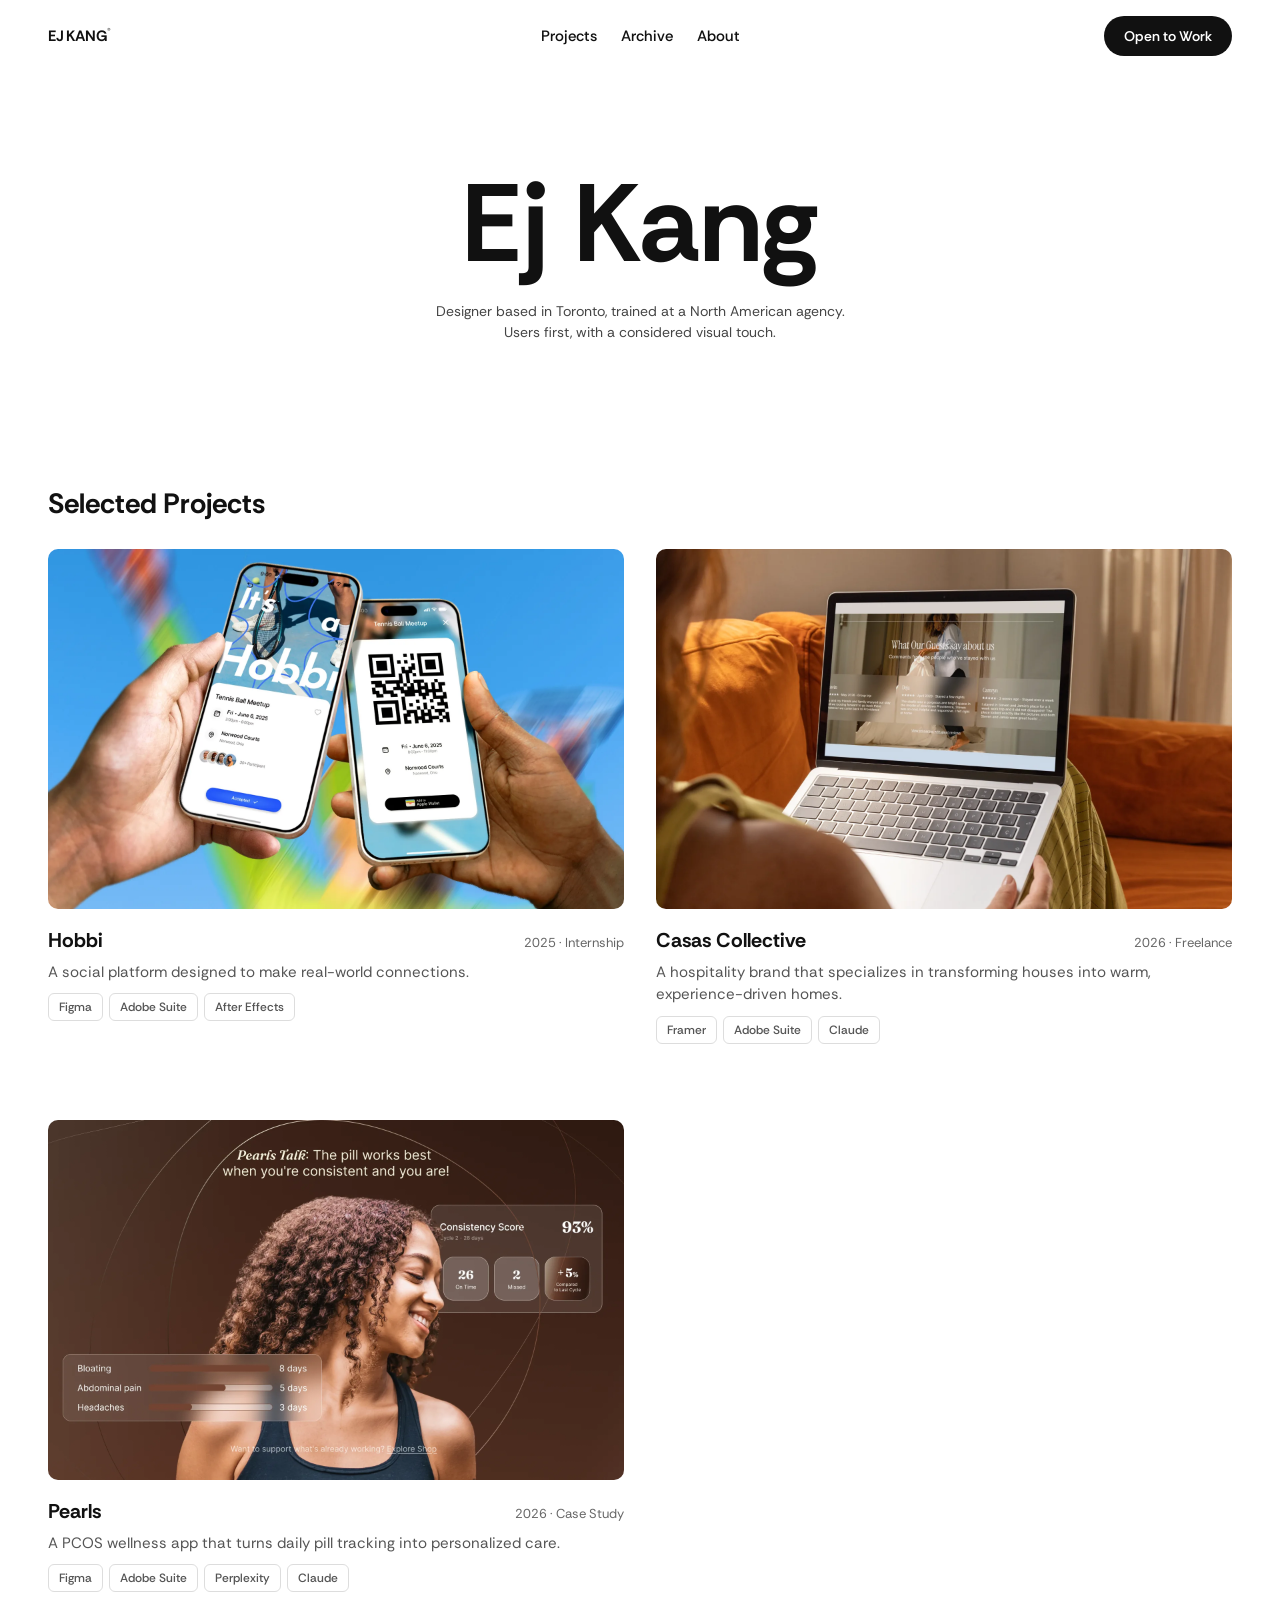
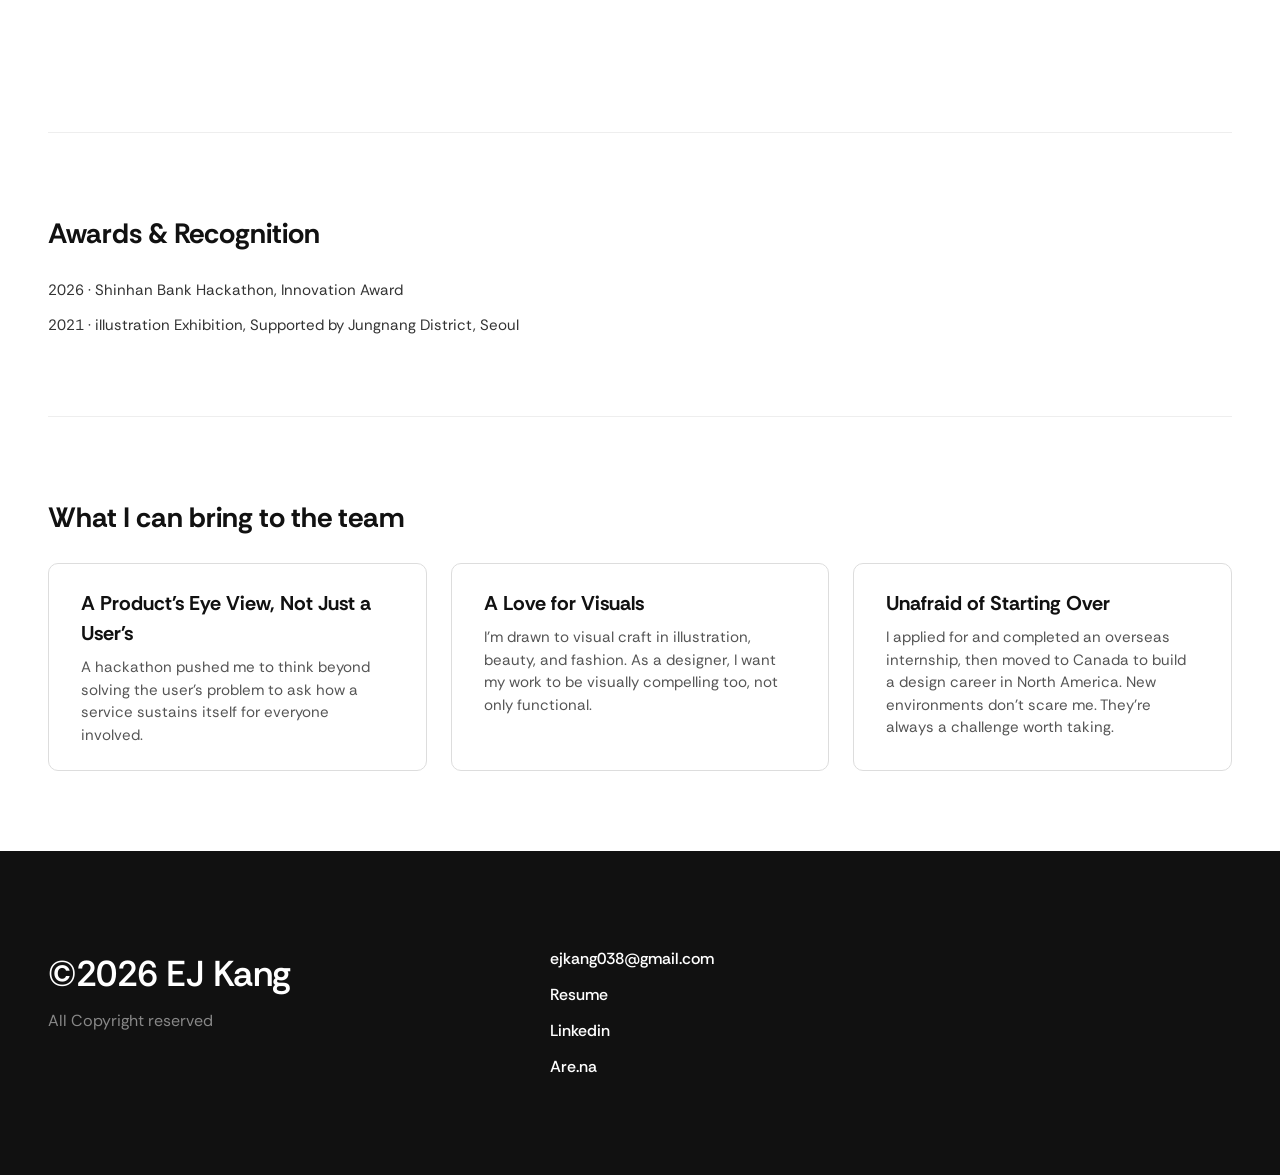
<file: index.html>
<!DOCTYPE html>
<html lang="en">
<head>
<script>document.documentElement.classList.add('js')</script>
<!-- Umami -->
<script defer src="https://cloud.umami.is/script.js" data-website-id="9243c5bb-2964-4103-bc8a-e9dfcaadfc21"></script>
<link rel="icon" href="favicon.ico" sizes="any">
<link rel="icon" type="image/png" sizes="32x32" href="assets/icons/favicon-32.png">
<link rel="icon" type="image/png" sizes="16x16" href="assets/icons/favicon-16.png">
<link rel="apple-touch-icon" sizes="180x180" href="assets/icons/favicon-180.png">
<meta charset="UTF-8">
<meta name="viewport" content="width=device-width, initial-scale=1.0">
<title>EJ Kang | Portfolio</title>
<meta name="description" content="EJ Kang is a UX/UI designer based in Toronto. Agency-trained in North America, she designs with users at the center and a considered visual touch.">
<meta property="og:type" content="website">
<meta property="og:site_name" content="EJ Kang">
<meta property="og:title" content="EJ Kang | Portfolio">
<meta property="og:description" content="EJ Kang is a UX/UI designer based in Toronto. Agency-trained in North America, she designs with users at the center and a considered visual touch.">
<meta property="og:url" content="https://ej-kang.com/">
<meta property="og:image" content="https://ej-kang.com/assets/og/og-home.jpg">
<meta property="og:image:width" content="1200">
<meta property="og:image:height" content="630">
<meta name="twitter:card" content="summary_large_image">
<link rel="preload" href="assets/fonts/rethink-sans-latin-var.woff2" as="font" type="font/woff2" crossorigin>
<link rel="stylesheet" href="css/site.css?v=20261020g">
<style>
  /* HERO */
  .hero {
    padding: 100px 0 60px;
  }
  .hero-row {
    display: flex;
    flex-direction: column;
    align-items: center;
    text-align: center;
    gap: 24px;
  }
  .hero h1 {
    font-size: clamp(56px, 11vw, 110px);
    font-weight: 700;
    letter-spacing: 0;
    line-height: 0.95;
  }
  .hero-tagline {
    max-width: 480px;
    font-size: 14px;
    color: #444;
  }
  .br-mobile { display: none; }

  /* HERO: click the name to spin it once in 3D */
  .hero-name { display: inline-block; perspective: 900px; cursor: pointer; -webkit-tap-highlight-color: transparent; border-radius: 12px; }
  .hero-name:focus-visible { outline: 2px solid #111; outline-offset: 8px; }
  .hero-name-inner { display: inline-block; transform-style: preserve-3d; }
  .hero-name.spin .hero-name-inner { animation: heroSpin 1s cubic-bezier(0.65, 0, 0.35, 1); }
  @keyframes heroSpin { from { transform: rotateY(0deg); } to { transform: rotateY(360deg); } }
  @media (prefers-reduced-motion: reduce) {
    .hero-name.spin .hero-name-inner { animation: none; }
  }

  /* PROJECTS */
  .section-label {
    font-size: 28px;
    font-weight: 700;
    margin: 80px 0 24px;
  }
  .section-header {
    display: flex;
    justify-content: space-between;
    align-items: center;
    margin: 80px 0 24px;
  }
  .section-header .section-label {
    margin: 0;
  }
  .projects-grid {
    display: grid;
    grid-template-columns: 1fr 1fr;
    column-gap: 32px;
    row-gap: 16px;
  }
  .project {
    margin-bottom: 60px;
  }
  .project-img {
    width: 100%;
    aspect-ratio: 16 / 10;
    border-radius: 10px;
    background: #eee;
    display: flex;
    align-items: center;
    justify-content: center;
    color: #999;
    font-size: 14px;
    overflow: hidden;
  }
  .project-img img { width: 100%; height: 100%; object-fit: cover; }
  .img-wrap { position: relative; }
  .img-overlay {
    position: absolute;
    inset: 0;
    background: rgba(0, 0, 0, 0.45);
    border-radius: 10px;
    display: flex;
    align-items: center;
    justify-content: center;
    color: #fff;
    font-size: 18px;
    font-weight: 600;
    letter-spacing: 0.5px;
    opacity: 0;
    transition: opacity 0.25s ease;
  }
  .img-wrap:hover .img-overlay { opacity: 1; }
  .ribbon {
    position: absolute;
    top: 16px;
    right: 16px;
    background: rgba(255, 255, 255, 0.4);
    backdrop-filter: blur(10px);
    -webkit-backdrop-filter: blur(10px);
    border: 1px solid rgba(255, 255, 255, 0.5);
    color: #fff;
    font-size: 13px;
    font-weight: 700;
    padding: 8px 16px;
    border-radius: 100px;
  }
  .project-tools {
    display: flex;
    gap: 6px;
    flex-wrap: wrap;
    margin-top: 10px;
  }
  .tool {
    font-size: 12px;
    font-weight: 500;
    padding: 4px 10px;
    border-radius: 6px;
    border: 1px solid #ddd;
    color: #555;
  }
  .project-meta {
    font-size: 13px;
    color: #666;
    white-space: nowrap;
  }
  .title-row {
    display: flex;
    justify-content: space-between;
    align-items: baseline;
    gap: 16px;
    margin-top: 16px;
  }
  .project-title {
    font-size: 20px;
    font-weight: 700;
  }
  .project-desc {
    font-size: 15px;
    color: #555;
    margin-top: 6px;
    max-width: 560px;
  }
  /* section dividers, same as the About page */
  #awards, #bring { border-top: 1px solid #eee; margin-top: 80px; }
  #awards > .section-label, #bring > .section-label { margin-top: 80px; }
  .award-list {
    display: flex;
    flex-direction: column;
    gap: 12px;
  }
  .award-item {
    font-size: 15px;
    color: #333;
  }

  /* WHAT I CAN BRING */
  .bring-scroll {
    display: flex;
    gap: 24px;
    overflow-x: auto;
    overflow-y: hidden; /* clip the reveal slide instead of flashing a vertical scrollbar */
  }
  .bring-item {
    border: 1px solid #ddd;
    border-radius: 10px;
    padding: 24px 32px;
    flex: 1 1 0;
    min-width: 280px;
    transition: border-color 0.2s ease, background 0.2s ease;
  }
  .bring-item:hover {
    border-color: #111;
    background: rgba(0, 0, 0, 0.1);
  }
  .bring-title {
    font-size: 20px;
    font-weight: 700;
    margin-bottom: 8px;
  }
  .bring-desc {
    font-size: 15px;
    color: #555;
    max-width: 640px;
  }

  /* CONTACT */
  .bottom-sheet {
    background: #111;
    color: #fff;
    margin-top: 80px;
  }

  /* Carry shake interaction */
  @keyframes carry-shake {
    0% { transform: translateX(0); }
    15% { transform: translateX(-6px); }
    30% { transform: translateX(6px); }
    45% { transform: translateX(-5px); }
    60% { transform: translateX(5px); }
    75% { transform: translateX(-3px); }
    90% { transform: translateX(3px); }
    100% { transform: translateX(0); }
  }
  #carry-shake.shaking { animation: carry-shake 0.55s cubic-bezier(0.36, 0.07, 0.19, 0.97) both; }
  @media (prefers-reduced-motion: reduce) {
    #carry-shake.shaking { animation: none; }
  }

  /* Project card hover lift + image zoom */
  .project { transition: transform 0.3s ease; }
  .project:has(.img-wrap:hover) { transform: translateY(-6px); }
  .project .img-wrap { cursor: pointer; }
  .project .project-img img { transition: transform 0.4s ease; }
  .project .img-wrap:hover .project-img img { transform: scale(1.06); }
  @media (max-width: 640px) {
    .hero-tagline { max-width: 100%; }
    .br-mobile { display: inline; }
    .projects-grid { grid-template-columns: 1fr; row-gap: 24px; }
    .section-header { flex-direction: column; align-items: flex-start; gap: 12px; margin: 60px 0 16px; }
    .section-label { font-size: 22px; margin: 60px 0 16px; }
    .award-item { font-size: 13px; }
    #awards, #bring { margin-top: 60px; }
    #awards > .section-label, #bring > .section-label { margin-top: 60px; }
    .bring-item { flex: 0 0 280px; padding: 20px 24px; }
    .bring-title { font-size: 17px; }
    .bring-desc { font-size: 13px; }
  }
</style>
</head>
<body>

<div class="wrap wrap--wide">
  <nav>
    <div class="nav-left">
      <span class="logo">EJ KANG<sup>®</sup></span>
    </div>
    <div class="navlinks">
        <a href="#projects">Projects</a>
        <a href="archive.html">Archive</a>
        <a href="about.html">About</a>
      </div>
    <div class="nav-right">
      <a href="#contact" class="nav-cta"><span class="nav-cta-roll"><span class="cta-stack"><span>Open to Work</span><span>Open to Work</span></span></span></a>
      <button type="button" class="nav-plus-mobile" id="navMobileToggle" aria-expanded="false" aria-label="Open menu" onclick="toggleMobileNav()">+</button>
    </div>
    <div class="nav-mobile-menu" id="navMobileMenu">
      <a href="#projects">Projects</a>
      <a href="archive.html">Archive</a>
      <a href="about.html">About</a>
    </div>
  </nav>
  <main>

  <section class="hero">
    <div class="hero-row">
      <h1 class="entry" style="--d:0.05s;"><span class="hero-name" role="button" tabindex="0" aria-label="Ej Kang. Spin"><span class="hero-name-inner">Ej Kang</span></span></h1>
      <p class="hero-tagline entry" style="--d:0.15s;">
        Designer based in Toronto,<br class="br-mobile"> trained at a North&nbsp;American&nbsp;agency.<br>Users first, with a considered visual touch.
      </p>
    </div>
  </section>

  <section id="projects">
    <div class="section-header">
      <h2 class="section-label">Selected Projects</h2>
    </div>

    <div class="projects-grid" id="grid-product">
    <div class="project reveal">
      <a href="hobbi.html" class="img-wrap" style="text-decoration:none;color:inherit;display:block;" data-umami-event="project-click" data-umami-event-project="Hobbi">
        <div class="project-img"><img fetchpriority="high" decoding="async" width="1920" height="1080" src="assets/hobbi/hobbi-hero.webp" alt="Hobbi: two phones showing a tennis meetup event and QR ticket"></div>
        <div class="img-overlay">UI · BX</div>
      </a>
      <div class="title-row">
        <div class="project-title">Hobbi</div>
        <div class="project-meta">2025 · Internship</div>
      </div>
      <div class="project-desc">A social platform designed to make real-world connections.</div>
      <div class="project-tools">
        <span class="tool">Figma</span>
        <span class="tool">Adobe Suite</span>
        <span class="tool">After Effects</span>
      </div>
    </div>

    <div class="project reveal">
      <a href="casas-collective.html" class="img-wrap" style="text-decoration:none;color:inherit;display:block;" data-umami-event="project-click" data-umami-event-project="Casas Collective">
        <div class="project-img"><img loading="lazy" decoding="async" width="1920" height="1080" src="assets/casas/casas-thumb.webp" alt="Casas Collective" style="width:100%;height:100%;object-fit:cover;display:block;"></div>
        <div class="img-overlay">Web · UXUI · BX</div>
      </a>
      <div class="title-row">
        <div class="project-title">Casas Collective</div>
        <div class="project-meta">2026 · Freelance</div>
      </div>
      <div class="project-desc">A hospitality brand that specializes in transforming houses into warm, experience-driven homes.</div>
      <div class="project-tools">
        <span class="tool">Framer</span>
        <span class="tool">Adobe Suite</span>
        <span class="tool">Claude</span>
      </div>
    </div>

    <div class="project reveal">
      <a href="pearls.html" class="img-wrap" style="text-decoration:none;color:inherit;display:block;" data-umami-event="project-click" data-umami-event-project="Pearls">
        <div class="project-img"><img loading="lazy" decoding="async" width="1920" height="1080" src="assets/pearls/pearls-thumb.webp" alt="Pearls: wordmark on a deep brown background"></div>
        <div class="img-overlay">Product · UXUI</div>
      </a>
      <div class="title-row">
        <div class="project-title">Pearls</div>
        <div class="project-meta">2026 · Case Study</div>
      </div>
      <div class="project-desc">A PCOS wellness app that turns daily pill tracking into personalized care.</div>
      <div class="project-tools">
        <span class="tool">Figma</span>
        <span class="tool">Adobe Suite</span>
        <span class="tool">Perplexity</span>
        <span class="tool">Claude</span>
      </div>
    </div>

    <!-- Hidden for now: Downtime, Carry (remove this comment to restore)
    <div class="project reveal">
      <a href="downtime.html" class="img-wrap" style="text-decoration:none;color:inherit;display:block;" data-umami-event="project-click" data-umami-event-project="Downtime">
        <div class="project-img"><img loading="lazy" decoding="async" width="1920" height="1080" src="assets/downtime/downtime-thumb.webp" alt="Downtime" style="width:100%;height:100%;object-fit:cover;display:block;"></div>
        <div class="img-overlay">UX · UI</div>
      </a>
      <div class="title-row">
        <div class="project-title">Downtime</div>
        <div class="project-meta">2025 · Case Study</div>
      </div>
      <div class="project-desc">A concept Apple service that fills your downtime in the repair shop.</div>
      <div class="project-tools">
        <span class="tool">Figma</span>
        <span class="tool">ChatGPT</span>
        <span class="tool">Midjourney</span>
      </div>
    </div>

    <div class="project reveal">
      <div class="img-wrap" id="carry-shake" style="cursor:pointer;">
        <div class="project-img"><img loading="lazy" decoding="async" width="1920" height="1080" src="assets/carry/carry-thumb.webp" alt="Carry" style="width:100%;height:100%;object-fit:cover;display:block;"></div>
        <div class="img-overlay">Product · BX</div>
        <div class="ribbon">AI ✦</div>
      </div>
      <div class="title-row">
        <div class="project-title">Carry</div>
        <div class="project-meta">2026 · Group Project</div>
      </div>
      <div class="project-desc">A Google plugin that helps people connect different AI tools.</div>
      <div class="project-tools">
        <span class="tool">Figma</span>
        <span class="tool">Claude</span>
        <span class="tool">MCP</span>
      </div>
    </div>
    -->
    </div>
  </section>

  <section id="awards">
    <h2 class="section-label reveal">Awards & Recognition</h2>
    <div class="award-list">
      <div class="award-item reveal">2026 · Shinhan Bank Hackathon, Innovation Award</div>
      <div class="award-item reveal">2021 · illustration Exhibition, Supported by Jungnang District, Seoul</div>
    </div>
  </section>

  <section id="bring">
    <h2 class="section-label reveal">What I can bring to the team</h2>

    <div class="bring-scroll">
    <div class="bring-item reveal">
      <div class="bring-title">A Product's Eye View, Not Just a User's</div>
      <p class="bring-desc">A hackathon pushed me to think beyond solving the user's problem to ask how a service sustains itself for everyone involved.</p>
    </div>

    <div class="bring-item reveal">
      <div class="bring-title">A Love for Visuals</div>
      <p class="bring-desc">I'm drawn to visual craft in illustration, beauty, and fashion. As a designer, I want my work to be visually compelling too, not only functional.</p>
    </div>

    <div class="bring-item reveal">
      <div class="bring-title">Unafraid of Starting Over</div>
      <p class="bring-desc">I applied for and completed an overseas internship, then moved to Canada to build a design career in North America. New environments don't scare me. They're always a challenge worth taking.</p>
    </div>
    </div>
  </section>
  </main>
</div>

<footer class="bottom-sheet">
  <div class="wrap wrap--wide">
    <section id="contact" class="contact">
      <div class="bottom-left">
        <h2>©2026 EJ Kang</h2>
        <p class="copyright-sub">All Copyright reserved</p>
      </div>
      <div class="bottom-links">
        <a href="mailto:ejkang038@gmail.com" data-umami-event="external-link" data-umami-event-link="email">ejkang038@gmail.com</a>
        <a href="https://docs.google.com/document/d/1tygZGHCwR9sJoc2kIixEkGQdjlFJI0BtpjXjynefcQQ/edit?usp=sharing" target="_blank" rel="noopener" data-umami-event="resume-click">Resume</a>
        <a href="https://www.linkedin.com/in/ejkang085333" target="_blank" rel="noopener" data-umami-event="external-link" data-umami-event-link="linkedin">Linkedin</a>
        <a href="https://www.are.na/ejk" target="_blank" rel="noopener" data-umami-event="external-link" data-umami-event-link="arena">Are.na</a>
      </div>
    </section>
  </div>
</footer>

<script>
  // Carry card shakes on click (no detail page yet)
  var carryShake = document.getElementById('carry-shake');
  if (carryShake) {
    carryShake.addEventListener('click', function() {
      if (window.umami) umami.track('carry-shake');
      carryShake.classList.remove('shaking');
      void carryShake.offsetWidth; // restart animation
      carryShake.classList.add('shaking');
    });
    carryShake.addEventListener('animationend', function() {
      carryShake.classList.remove('shaking');
    });
  }
</script>

<script src="js/site.js?v=20261020g"></script>
</body>
</html>
</file>
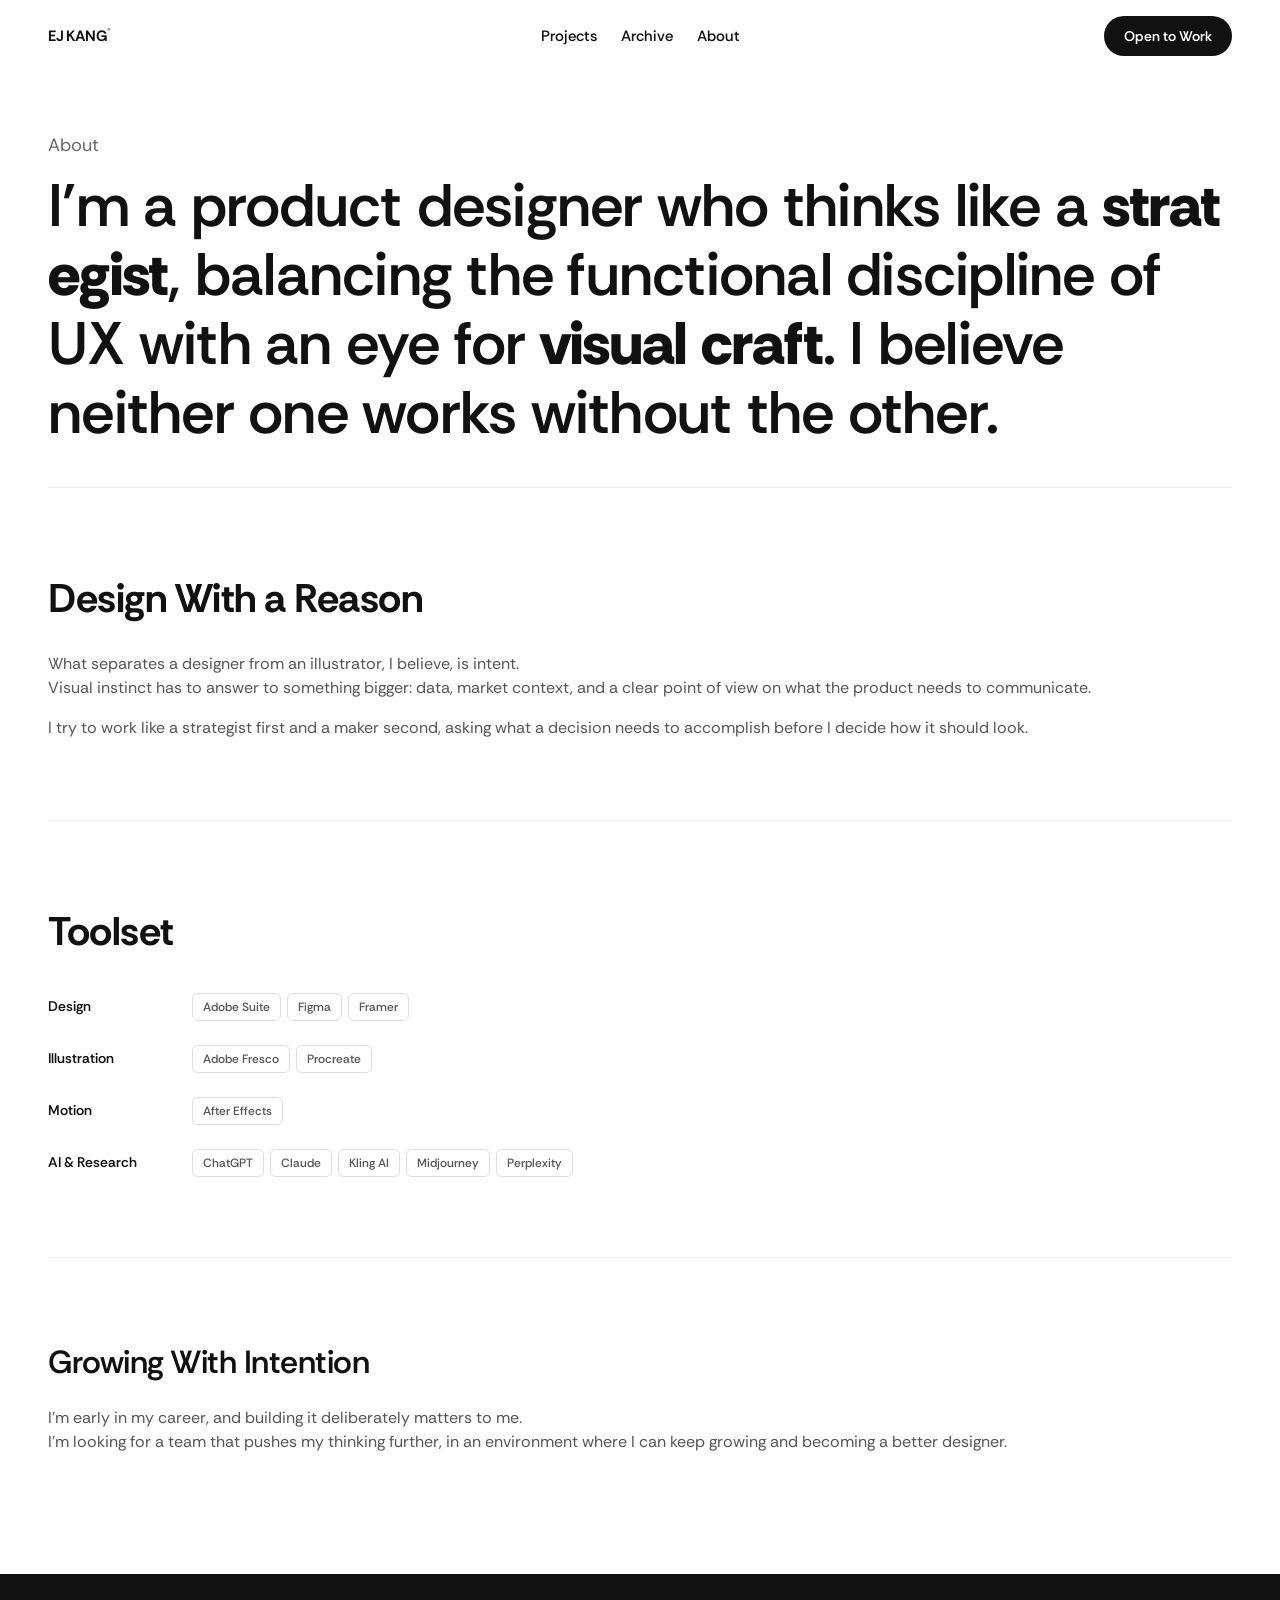
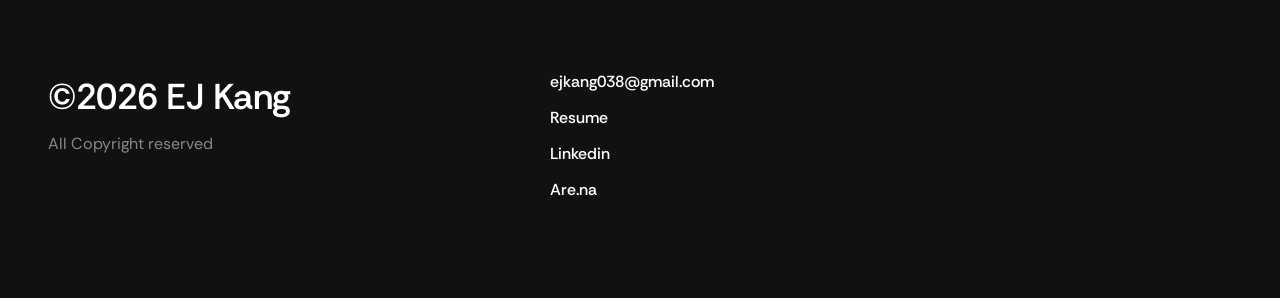
<file: about.html>
<!DOCTYPE html>
<html lang="en">
<head>
<script>document.documentElement.classList.add('js')</script>
<!-- Umami -->
<script defer src="https://cloud.umami.is/script.js" data-website-id="9243c5bb-2964-4103-bc8a-e9dfcaadfc21"></script>
<link rel="icon" href="favicon.ico" sizes="any">
<link rel="icon" type="image/png" sizes="32x32" href="assets/icons/favicon-32.png">
<link rel="icon" type="image/png" sizes="16x16" href="assets/icons/favicon-16.png">
<link rel="apple-touch-icon" sizes="180x180" href="assets/icons/favicon-180.png">
<meta charset="UTF-8">
<meta name="viewport" content="width=device-width, initial-scale=1.0">
<title>About | EJ Kang</title>
<meta name="description" content="About EJ Kang, a Toronto-based UX/UI designer with a background in illustration, brand identity, and product design.">
<meta property="og:type" content="website">
<meta property="og:site_name" content="EJ Kang">
<meta property="og:title" content="About | EJ Kang">
<meta property="og:description" content="About EJ Kang, a Toronto-based UX/UI designer with a background in illustration, brand identity, and product design.">
<meta property="og:url" content="https://ej-kang.com/about.html">
<meta property="og:image" content="https://ej-kang.com/assets/og/og-about.jpg">
<meta property="og:image:width" content="1200">
<meta property="og:image:height" content="630">
<meta name="twitter:card" content="summary_large_image">
<link rel="preload" href="assets/fonts/rethink-sans-latin-var.woff2" as="font" type="font/woff2" crossorigin>
<link rel="stylesheet" href="css/site.css?v=20261020g">
<style>
  /* PAGE HERO */
  .project-hero { padding: 60px 0 40px; }
  .eyebrow { font-size: 18px; color: #666; margin-bottom: 12px; }
  .project-hero h1 {
    font-size: 60px;
    font-weight: 600;
    letter-spacing: -0.75px;
    line-height: 1.15;
  }

  /* PHILOSOPHY (stacked: title above body) */
  .intro-section {
    padding: 80px 0;
    border-top: 1px solid #eee;
  }
  .intro-label {
    font-size: 40px;
    font-weight: 700;
    letter-spacing: -0.5px;
    margin-bottom: 24px;
  }
  .intro-body p {
    font-size: 16px;
    color: #555;
    margin-bottom: 16px;
  }
  .intro-body p:last-child { margin-bottom: 0; }

  /* TOOLSET */
  .toolset-section { padding: 0 0 80px; border-top: 1px solid #eee; padding-top: 80px; }
  .toolset-section .intro-label { margin-bottom: 32px; }
  .toolset-grid { display: flex; flex-direction: column; gap: 24px; }
  .toolset-row { display: flex; gap: 24px; align-items: baseline; }
  .toolset-cat { font-size: 14px; font-weight: 600; color: #111; width: 120px; flex-shrink: 0; }
  .toolset-tags { display: flex; gap: 6px; flex-wrap: wrap; }
  .toolset-tags .tool {
    font-size: 12px; font-weight: 500; padding: 4px 10px;
    border-radius: 6px; border: 1px solid #ddd; color: #555;
  }

  /* CLOSING STATEMENT */
  .closing-section {
    border-top: 1px solid #eee;
    padding: 80px 0;
  }
  .closing-section h2 {
    font-size: 32px;
    font-weight: 600;
    letter-spacing: -0.5px;
    margin-bottom: 20px;
  }
  .closing-section p {
    font-size: 16px;
    color: #555;
  }

  /* CONTACT (동일) */
  .bottom-sheet { background: #111; color: #fff; margin-top: 40px; }
  @media (max-width: 640px) {
    .project-hero h1 { font-size: 32px; letter-spacing: -0.5px; line-height: 1.2; }
    .intro-section { padding: 60px 0; }
    .intro-label { font-size: 24px; }
    .toolset-section { padding-top: 60px; padding-bottom: 60px; }
    .toolset-grid { margin-left: 0; }
    .toolset-row { flex-direction: column; gap: 8px; }
    .toolset-cat { width: auto; }
    .closing-section { padding: 60px 0; }
    .closing-section h2 { font-size: 24px; }
  }

</style>
</head>
<body>

<div class="wrap wrap--wide">
  <nav>
    <div class="nav-left">
      <a href="index.html" style="text-decoration:none;color:inherit;"><span class="logo">EJ KANG<sup>®</sup></span></a>
    </div>
    <div class="navlinks">
        <a href="index.html#projects">Projects</a>
        <a href="archive.html">Archive</a>
        <a href="about.html">About</a>
      </div>
    <div class="nav-right">
      <a href="index.html#contact" class="nav-cta"><span class="nav-cta-roll"><span class="cta-stack"><span>Open to Work</span><span>Open to Work</span></span></span></a>
      <button type="button" class="nav-plus-mobile" id="navMobileToggle" aria-expanded="false" aria-label="Open menu" onclick="toggleMobileNav()">+</button>
    </div>
    <div class="nav-mobile-menu" id="navMobileMenu">
      <a href="index.html#projects">Projects</a>
      <a href="archive.html">Archive</a>
      <a href="about.html">About</a>
    </div>
  </nav>
  <main>

  <section class="project-hero">
    <div class="eyebrow">About</div>
    <h1 class="entry" style="--d:0.05s;">I'm a product designer who thinks like a <span class="kw" data-bold-motion><span class="visually-hidden">strategist</span><span aria-hidden="true"><span class="kw-l">s</span><span class="kw-l">t</span><span class="kw-l">r</span><span class="kw-l">a</span><span class="kw-l">t</span><span class="kw-l">e</span><span class="kw-l">g</span><span class="kw-l">i</span><span class="kw-l">s</span><span class="kw-l">t</span></span></span>, balancing the functional discipline of UX with an eye for <span class="kw" data-bold-motion><span class="visually-hidden">visual craft</span><span aria-hidden="true"><span class="kw-l">v</span><span class="kw-l">i</span><span class="kw-l">s</span><span class="kw-l">u</span><span class="kw-l">a</span><span class="kw-l">l</span> <span class="kw-l">c</span><span class="kw-l">r</span><span class="kw-l">a</span><span class="kw-l">f</span><span class="kw-l">t</span></span></span>. I believe neither one works without the other.</h1>
  </section>

  <section class="intro-section">
    <h2 class="intro-label reveal">Design With a Reason</h2>
    <div class="intro-body">
      <p class="reveal">What separates a designer from an illustrator, I believe, is intent.<br>Visual instinct has to answer to something bigger: data, market context, and a clear point of view on what the product needs to communicate.</p>
      <p class="reveal">I try to work like a strategist first and a maker second, asking what a decision needs to accomplish before I decide how it should look.</p>
    </div>
  </section>

  <section class="toolset-section">
    <h2 class="intro-label reveal">Toolset</h2>
    <div class="toolset-grid">
      <div class="toolset-row reveal">
        <div class="toolset-cat">Design</div>
        <div class="toolset-tags">
          <span class="tool">Adobe Suite</span>
          <span class="tool">Figma</span>
          <span class="tool">Framer</span>
        </div>
      </div>
      <div class="toolset-row reveal">
        <div class="toolset-cat">Illustration</div>
        <div class="toolset-tags">
          <span class="tool">Adobe Fresco</span>
          <span class="tool">Procreate</span>
        </div>
      </div>
      <div class="toolset-row reveal">
        <div class="toolset-cat">Motion</div>
        <div class="toolset-tags">
          <span class="tool">After Effects</span>
        </div>
      </div>
      <div class="toolset-row reveal">
        <div class="toolset-cat">AI &amp; Research</div>
        <div class="toolset-tags">
          <span class="tool">ChatGPT</span>
          <span class="tool">Claude</span>
          <span class="tool">Kling AI</span>
          <span class="tool">Midjourney</span>
          <span class="tool">Perplexity</span>
        </div>
      </div>
    </div>
  </section>

  <section class="closing-section">
    <h2 class="reveal">Growing With Intention</h2>
    <p class="reveal">I'm early in my career, and building it deliberately matters to me.<br>I'm looking for a team that pushes my thinking further, in an environment where I can keep growing and becoming a better designer.</p>
  </section>
  </main>
</div>

<footer class="bottom-sheet">
  <div class="wrap wrap--wide">
    <section id="contact" class="contact">
      <div class="bottom-left">
        <h2>©2026 EJ Kang</h2>
        <p class="copyright-sub">All Copyright reserved</p>
      </div>
      <div class="bottom-links">
        <a href="mailto:ejkang038@gmail.com" data-umami-event="external-link" data-umami-event-link="email">ejkang038@gmail.com</a>
        <a href="https://docs.google.com/document/d/1tygZGHCwR9sJoc2kIixEkGQdjlFJI0BtpjXjynefcQQ/edit?usp=sharing" target="_blank" rel="noopener" data-umami-event="resume-click">Resume</a>
        <a href="https://www.linkedin.com/in/ejkang085333" target="_blank" rel="noopener" data-umami-event="external-link" data-umami-event-link="linkedin">Linkedin</a>
        <a href="https://www.are.na/ejk" target="_blank" rel="noopener" data-umami-event="external-link" data-umami-event-link="arena">Are.na</a>
      </div>
    </section>
  </div>
</footer>

<script src="js/site.js?v=20261020g"></script>
</body>
</html>
</file>
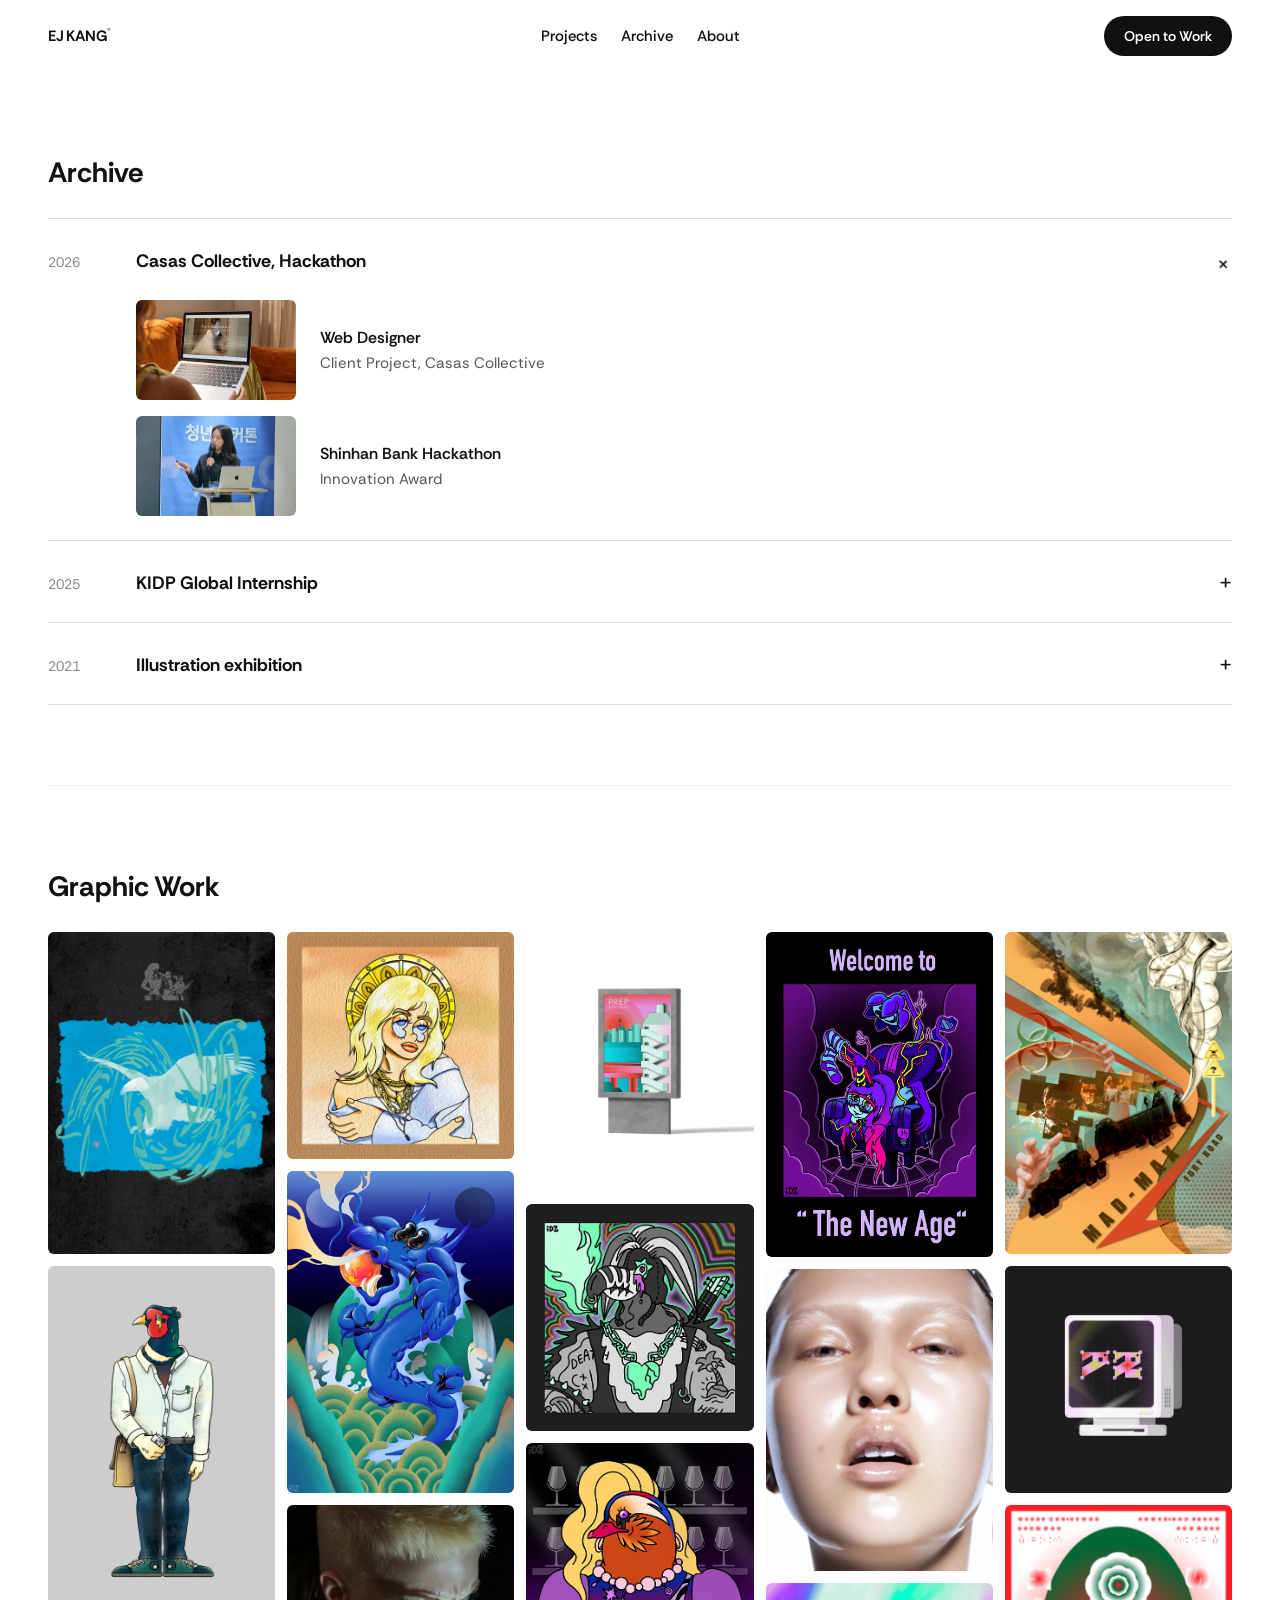
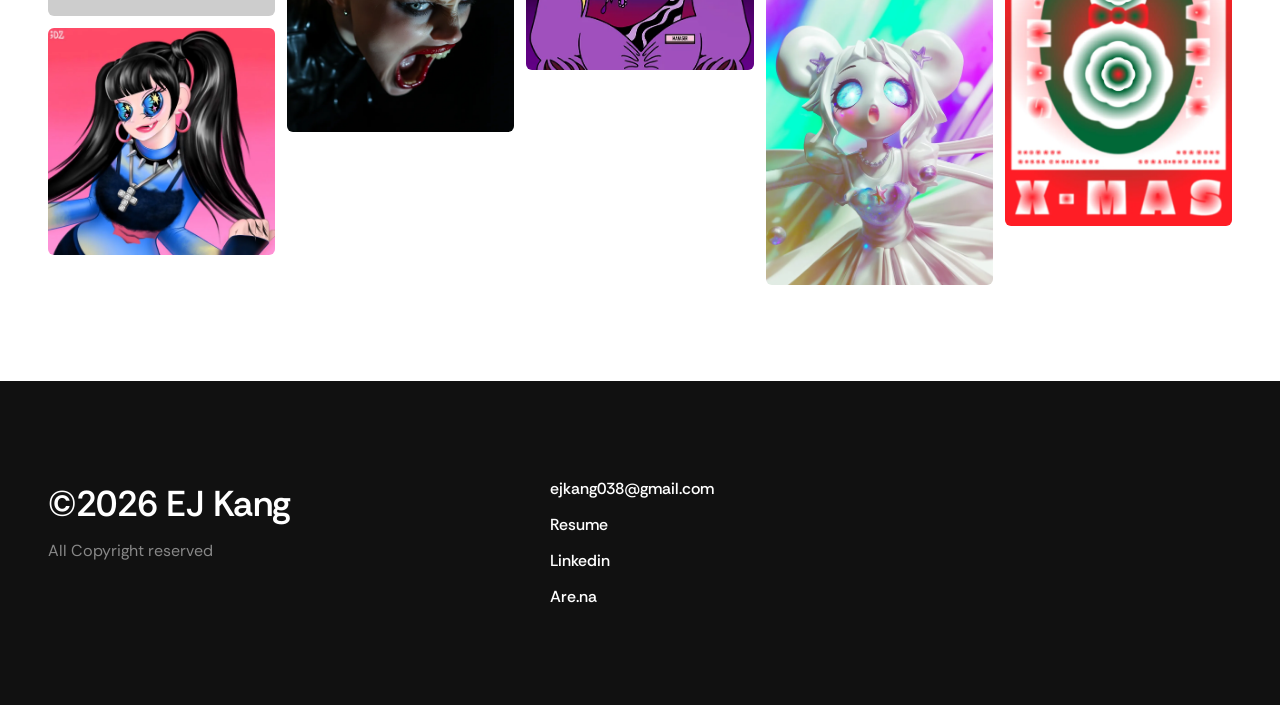
<file: archive.html>
<!DOCTYPE html>
<html lang="en">
<head>
<script>document.documentElement.classList.add('js')</script>
<!-- Umami -->
<script defer src="https://cloud.umami.is/script.js" data-website-id="9243c5bb-2964-4103-bc8a-e9dfcaadfc21"></script>
<link rel="icon" href="favicon.ico" sizes="any">
<link rel="icon" type="image/png" sizes="32x32" href="assets/icons/favicon-32.png">
<link rel="icon" type="image/png" sizes="16x16" href="assets/icons/favicon-16.png">
<link rel="apple-touch-icon" sizes="180x180" href="assets/icons/favicon-180.png">
<meta charset="UTF-8">
<meta name="viewport" content="width=device-width, initial-scale=1.0">
<title>Archive | EJ Kang</title>
<meta name="description" content="Graphic and illustration work by EJ Kang, a Toronto-based UX/UI designer.">
<meta property="og:type" content="website">
<meta property="og:site_name" content="EJ Kang">
<meta property="og:title" content="Archive | EJ Kang">
<meta property="og:description" content="Graphic and illustration work by EJ Kang, a Toronto-based UX/UI designer.">
<meta property="og:url" content="https://ej-kang.com/archive.html">
<meta property="og:image" content="https://ej-kang.com/assets/og/og-home.jpg">
<meta property="og:image:width" content="1200">
<meta property="og:image:height" content="630">
<meta name="twitter:card" content="summary_large_image">
<link rel="preload" href="assets/fonts/rethink-sans-latin-var.woff2" as="font" type="font/woff2" crossorigin>
<link rel="stylesheet" href="css/site.css?v=20261020g">
<style>
  /* Headings match "Selected Projects" on the homepage */
  .section-label { font-size: 28px; font-weight: 700; margin: 80px 0 24px; }

  /* YEAR BY YEAR: same accordion as Core Decision, the year sits in the number column */
  .timeline .cd-list summary { grid-template-columns: 64px 1fr 24px; }
  .timeline .cd-list details ul { list-style: none; padding: 0 48px 24px 88px; }
  .timeline .cd-list details li { font-size: 15px; color: #555; padding: 2px 0; }
  .timeline .cd-list details li b { color: #111; font-weight: 600; }
  /* year entries with a thumbnail on the left */
  .yr-items { display: flex; flex-direction: column; gap: 16px; padding: 0 48px 24px 88px; }
  .yr-item { display: flex; align-items: center; gap: 24px; color: inherit; text-decoration: none; }
  .yr-item img { width: 160px; height: auto; aspect-ratio: 16 / 10; object-fit: cover; border-radius: 6px; flex-shrink: 0; background: #eee; transition: transform 0.3s ease; }
  .yr-item span { display: flex; flex-direction: column; gap: 2px; font-size: 15px; color: #555; }
  .yr-item b { color: #111; font-weight: 600; font-size: 16px; }
  a.yr-item:hover img { transform: scale(1.03); }
  #gallery { border-top: 1px solid #eee; margin-top: 80px; }

  /* GALLERY (moved from the homepage Graphic tab) */
  .graphic-gallery {
    display: block;
    column-count: 5;
    column-gap: 12px;
  }
  .graphic-gallery img {
    display: block;
    width: 100%;
    height: auto;
    margin-bottom: 12px;
    break-inside: avoid;
    border-radius: 6px;
    background-color: rgba(0, 0, 0, 0.05);
    background-image: linear-gradient(100deg, rgba(0,0,0,0) 32%, rgba(0,0,0,0.05) 50%, rgba(0,0,0,0) 68%);
    background-size: 220% 100%;
    background-repeat: no-repeat;
    animation: gallerySkeleton 1.4s ease-in-out infinite;
  }
  .graphic-gallery img.loaded {
    background: none;
    animation: none; /* stop the skeleton; the scroll reveal handles the fade */
  }
  @keyframes gallerySkeleton {
    from { background-position: 170% 0; }
    to   { background-position: -70% 0; }
  }
  @media (prefers-reduced-motion: reduce) {
    .graphic-gallery img { animation: none; }
  }
  .bottom-sheet { background: #111; color: #fff; margin-top: 96px; }
  @media (max-width: 640px) {
    .section-label { font-size: 22px; margin: 60px 0 16px; }
    #gallery { margin-top: 60px; }
    .timeline .cd-list summary { grid-template-columns: 44px 1fr 20px; gap: 12px; }
    .timeline .cd-list details ul { padding: 0 0 20px 56px; }
    .yr-items { padding: 0 0 20px 56px; gap: 12px; }
    .yr-item { gap: 12px; }
    .yr-item img { width: 96px; }
    .graphic-gallery { column-count: 3; column-gap: 8px; }
    .graphic-gallery img { margin-bottom: 8px; }
  }
</style>
</head>
<body>

<div class="wrap wrap--wide">
  <nav>
    <div class="nav-left">
      <a href="index.html" style="text-decoration:none;color:inherit;"><span class="logo">EJ KANG<sup>®</sup></span></a>
    </div>
    <div class="navlinks">
        <a href="index.html#projects">Projects</a>
        <a href="archive.html">Archive</a>
        <a href="about.html">About</a>
      </div>
    <div class="nav-right">
      <a href="index.html#contact" class="nav-cta"><span class="nav-cta-roll"><span class="cta-stack"><span>Open to Work</span><span>Open to Work</span></span></span></a>
      <button type="button" class="nav-plus-mobile" id="navMobileToggle" aria-expanded="false" aria-label="Open menu" onclick="toggleMobileNav()">+</button>
    </div>
    <div class="nav-mobile-menu" id="navMobileMenu">
      <a href="index.html#projects">Projects</a>
      <a href="archive.html">Archive</a>
      <a href="about.html">About</a>
    </div>
  </nav>
  <main>

  <h1 class="section-label entry" style="--d:0.05s;">Archive</h1>

  <section class="timeline" aria-label="Year by year">
    <div class="cd-list">
      <details open class="reveal">
        <summary><span class="cd-n">2026</span><span class="cd-t">Casas Collective, Hackathon</span><span class="cd-pl" aria-hidden="true">+</span></summary>
        <div class="yr-items">
          <a class="yr-item" href="casas-collective.html">
            <img loading="lazy" decoding="async" width="1920" height="1080" src="assets/casas/casas-thumb.webp" alt="Casas Collective website on a laptop">
            <span><b>Web Designer</b>Client Project, Casas Collective</span>
          </a>
          <div class="yr-item">
            <img loading="lazy" decoding="async" width="640" height="427" src="assets/archive/hackathon-thumb.webp" alt="EJ Kang presenting at the Shinhan Bank Hackathon">
            <span><b>Shinhan Bank Hackathon</b>Innovation Award</span>
          </div>
        </div>
      </details>
      <details class="reveal">
        <summary><span class="cd-n">2025</span><span class="cd-t">KIDP Global Internship</span><span class="cd-pl" aria-hidden="true">+</span></summary>
        <div class="yr-items">
          <a class="yr-item" href="hobbi.html">
            <img loading="lazy" decoding="async" width="1920" height="1080" src="assets/hobbi/hobbi-hero.webp" alt="Hobbi app on two phones">
            <span><b>UX/UI Design Intern</b>Design Agency Nova, Hobbi</span>
          </a>
        </div>
      </details>
      <details class="reveal">
        <summary><span class="cd-n">2021</span><span class="cd-t">Illustration exhibition</span><span class="cd-pl" aria-hidden="true">+</span></summary>
        <ul>
          <li><b>Illustration Exhibition</b> · Supported by Jungnang District, Seoul</li>
        </ul>
      </details>
    </div>
  </section>

  <section id="gallery">
    <h2 class="section-label reveal">Graphic Work</h2>
    <div class="graphic-gallery" aria-label="Graphic work">
      <img class="reveal" loading="lazy" decoding="async" width="1000" height="1415" src="assets/graphic/graphic-1.webp" alt="Graphic work 1">
      <img class="reveal" loading="lazy" decoding="async" width="1000" height="1540" src="assets/graphic/graphic-2.webp" alt="Graphic work 2">
      <img class="reveal" loading="lazy" decoding="async" width="1000" height="1000" src="assets/graphic/graphic-3.webp" alt="Graphic work 3">
      <img class="reveal" loading="lazy" decoding="async" width="1000" height="1000" src="assets/graphic/graphic-4.webp" alt="Graphic work 4">
      <img class="reveal" loading="lazy" decoding="async" width="621" height="878" src="assets/graphic/graphic-5.webp" alt="Graphic work 5">
      <img class="reveal" loading="lazy" decoding="async" width="1000" height="1000" src="assets/graphic/graphic-6.webp" alt="Graphic work 6">
      <img class="reveal" loading="lazy" decoding="async" width="1000" height="1143" src="assets/graphic/graphic-7.webp" alt="Graphic work 7">
      <img class="reveal" loading="lazy" decoding="async" width="525" height="525" src="assets/graphic/graphic-8.webp" alt="Graphic work 8">
      <img class="reveal" loading="lazy" decoding="async" width="525" height="525" src="assets/graphic/graphic-9.webp" alt="Graphic work 9">
      <img class="reveal" loading="lazy" decoding="async" width="834" height="1194" src="assets/graphic/graphic-10.webp" alt="Graphic work 10">
      <img class="reveal" loading="lazy" decoding="async" width="1000" height="1328" src="assets/graphic/graphic-11.webp" alt="Graphic work 11">
      <img class="reveal" loading="lazy" decoding="async" width="1000" height="1327" src="assets/graphic/graphic-12.webp" alt="Graphic work 12">
      <img class="reveal" loading="lazy" decoding="async" width="1000" height="1416" src="assets/graphic/graphic-13.webp" alt="Graphic work 13">
      <img class="reveal" loading="lazy" decoding="async" width="1000" height="1000" src="assets/graphic/graphic-14.webp" alt="Graphic work 14">
      <img class="reveal" loading="lazy" decoding="async" width="1000" height="1414" src="assets/graphic/graphic-15.webp" alt="Graphic work 15">
    </div>
  </section>

  </main>
</div>

<footer class="bottom-sheet">
  <div class="wrap wrap--wide">
    <section id="contact" class="contact">
      <div class="bottom-left">
        <h2>©2026 EJ Kang</h2>
        <p class="copyright-sub">All Copyright reserved</p>
      </div>
      <div class="bottom-links">
        <a href="mailto:ejkang038@gmail.com" data-umami-event="external-link" data-umami-event-link="email">ejkang038@gmail.com</a>
        <a href="https://docs.google.com/document/d/1tygZGHCwR9sJoc2kIixEkGQdjlFJI0BtpjXjynefcQQ/edit?usp=sharing" target="_blank" rel="noopener" data-umami-event="resume-click">Resume</a>
        <a href="https://www.linkedin.com/in/ejkang085333" target="_blank" rel="noopener" data-umami-event="external-link" data-umami-event-link="linkedin">Linkedin</a>
        <a href="https://www.are.na/ejk" target="_blank" rel="noopener" data-umami-event="external-link" data-umami-event-link="arena">Are.na</a>
      </div>
    </section>
  </div>
</footer>

<script src="js/site.js?v=20261020g"></script>
</body>
</html>
</file>
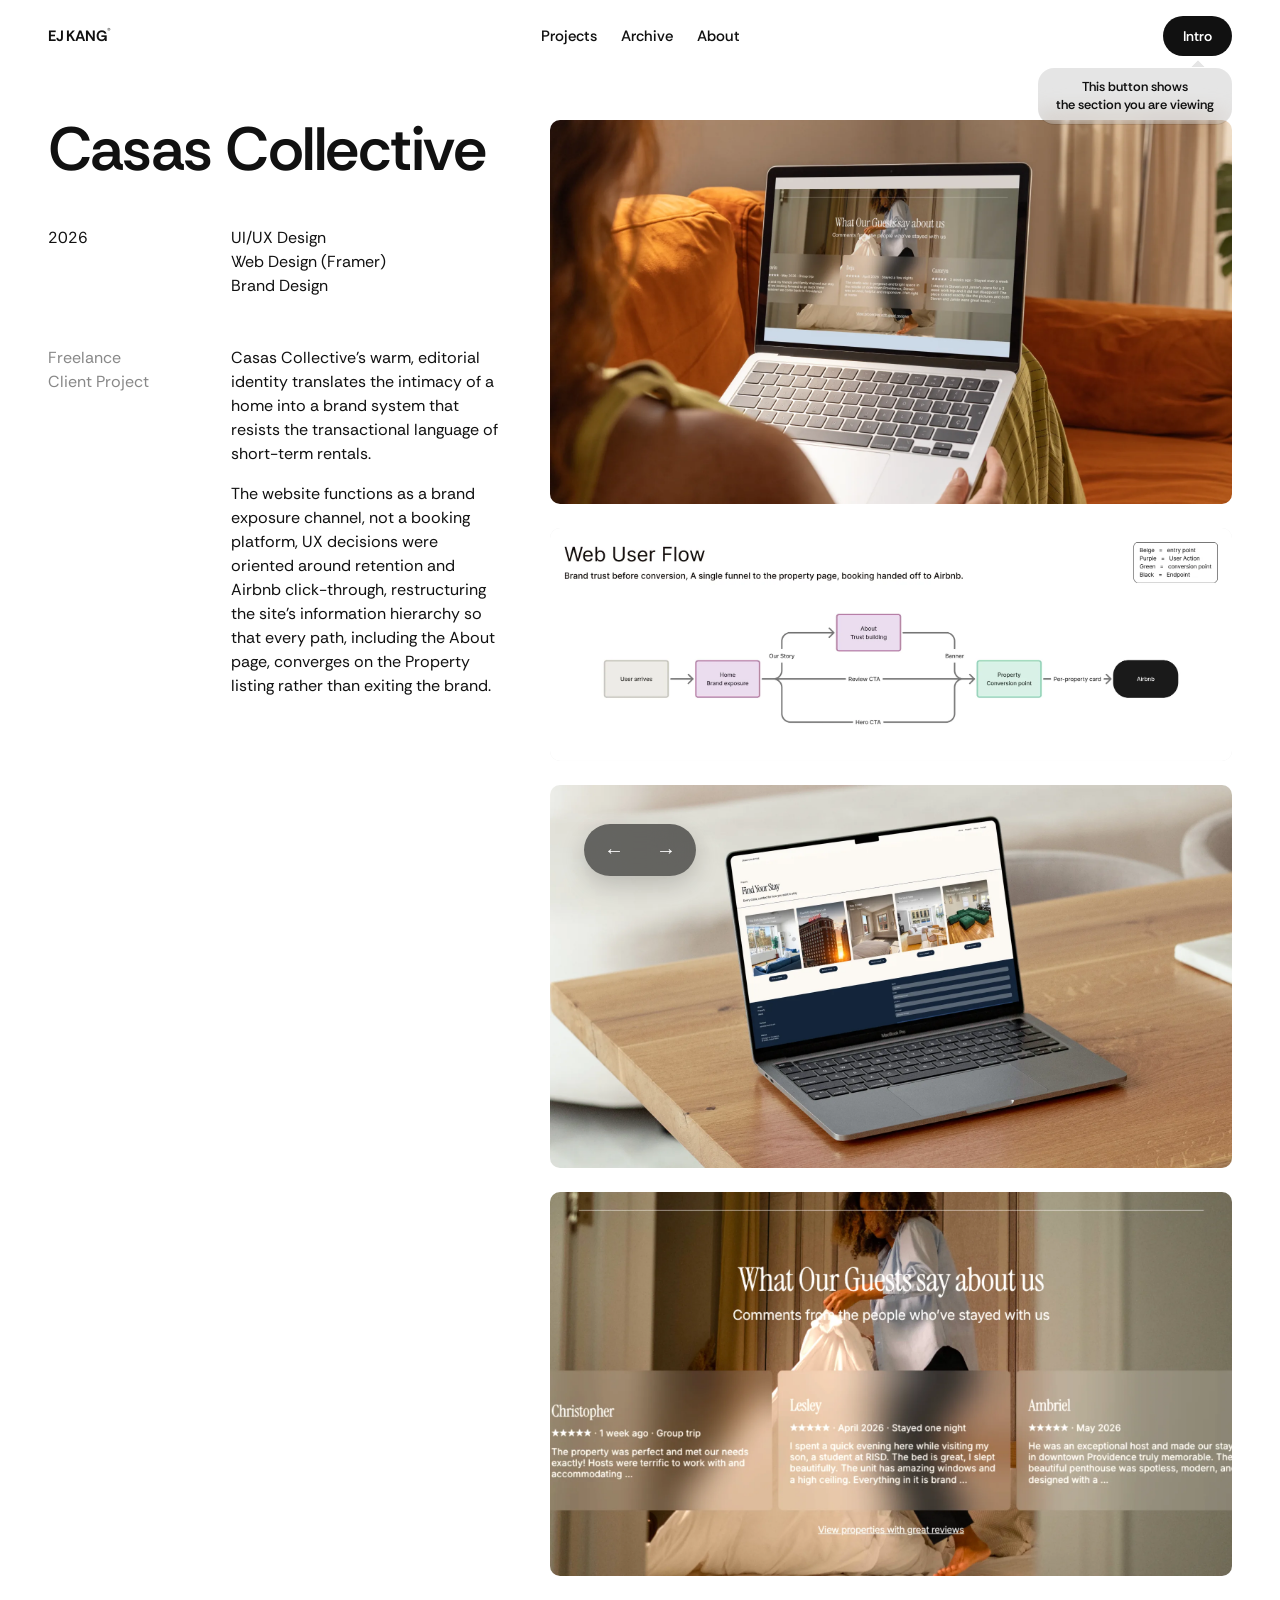
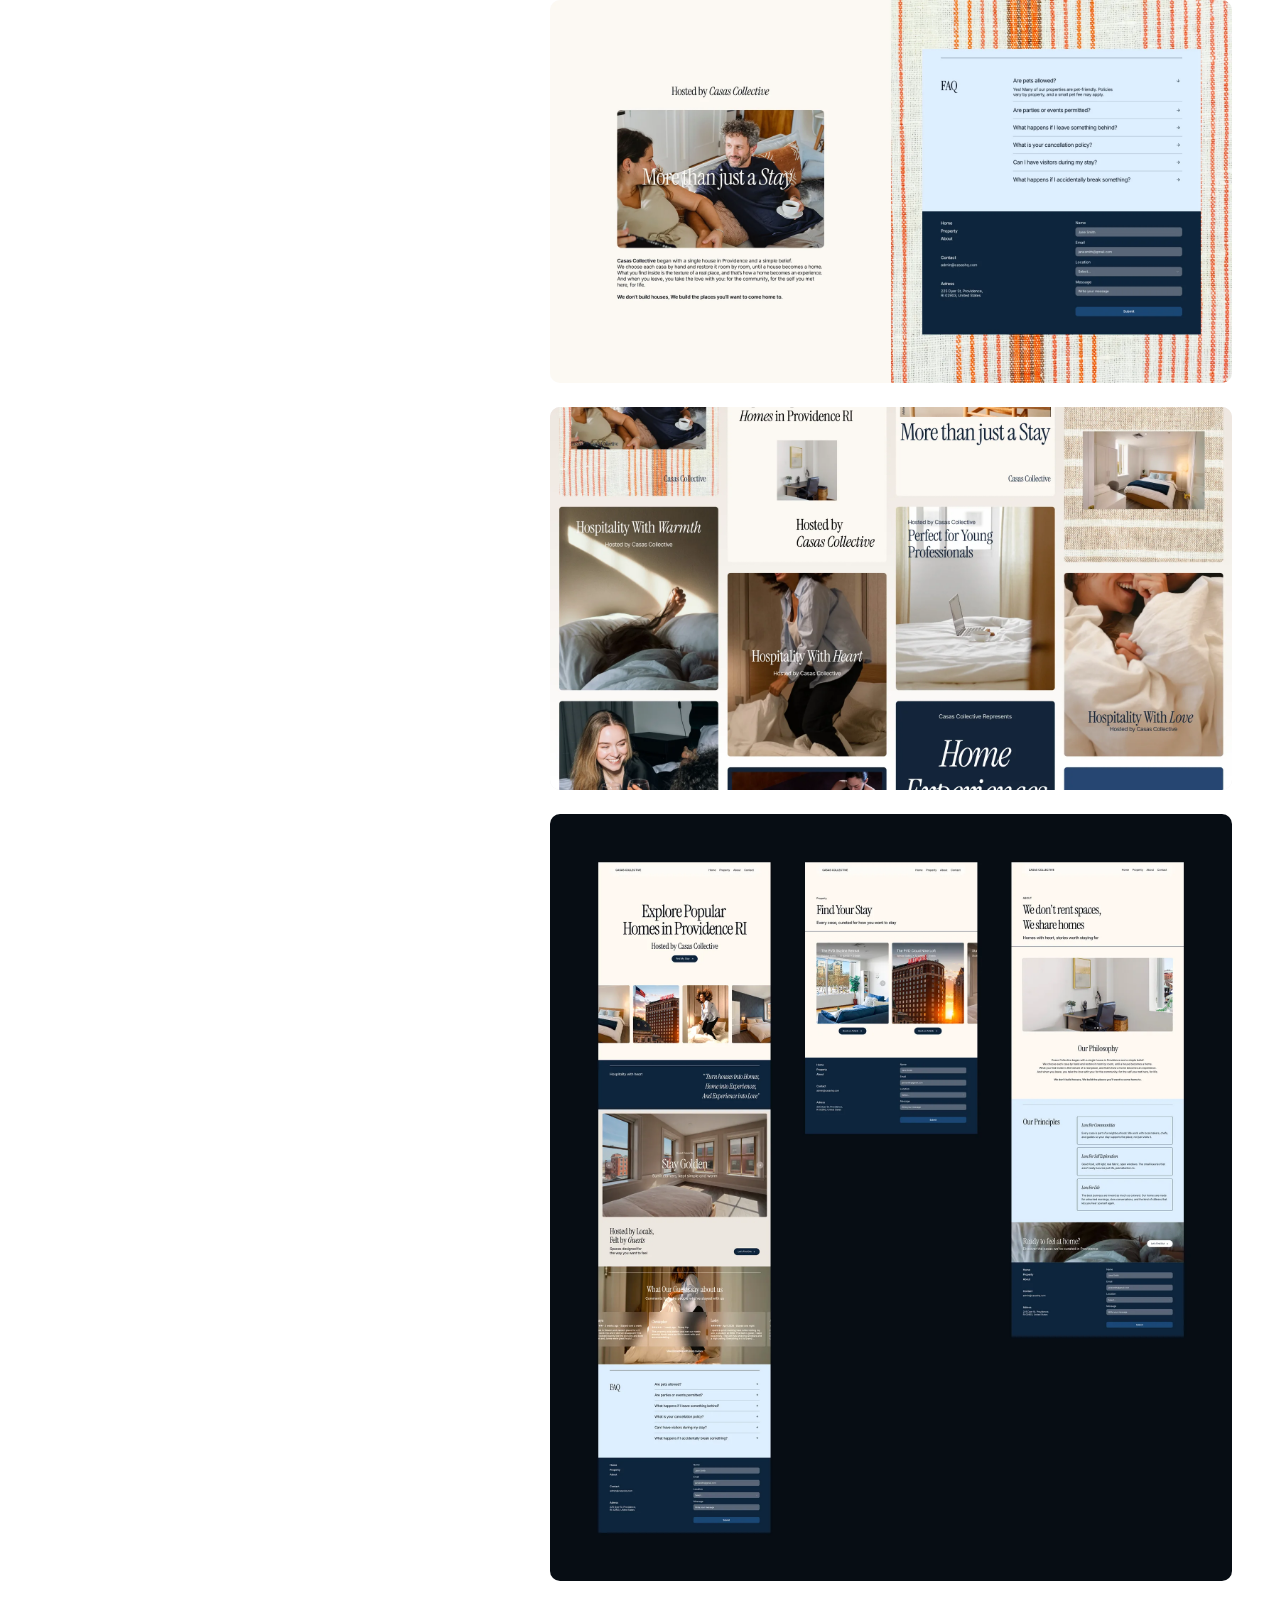
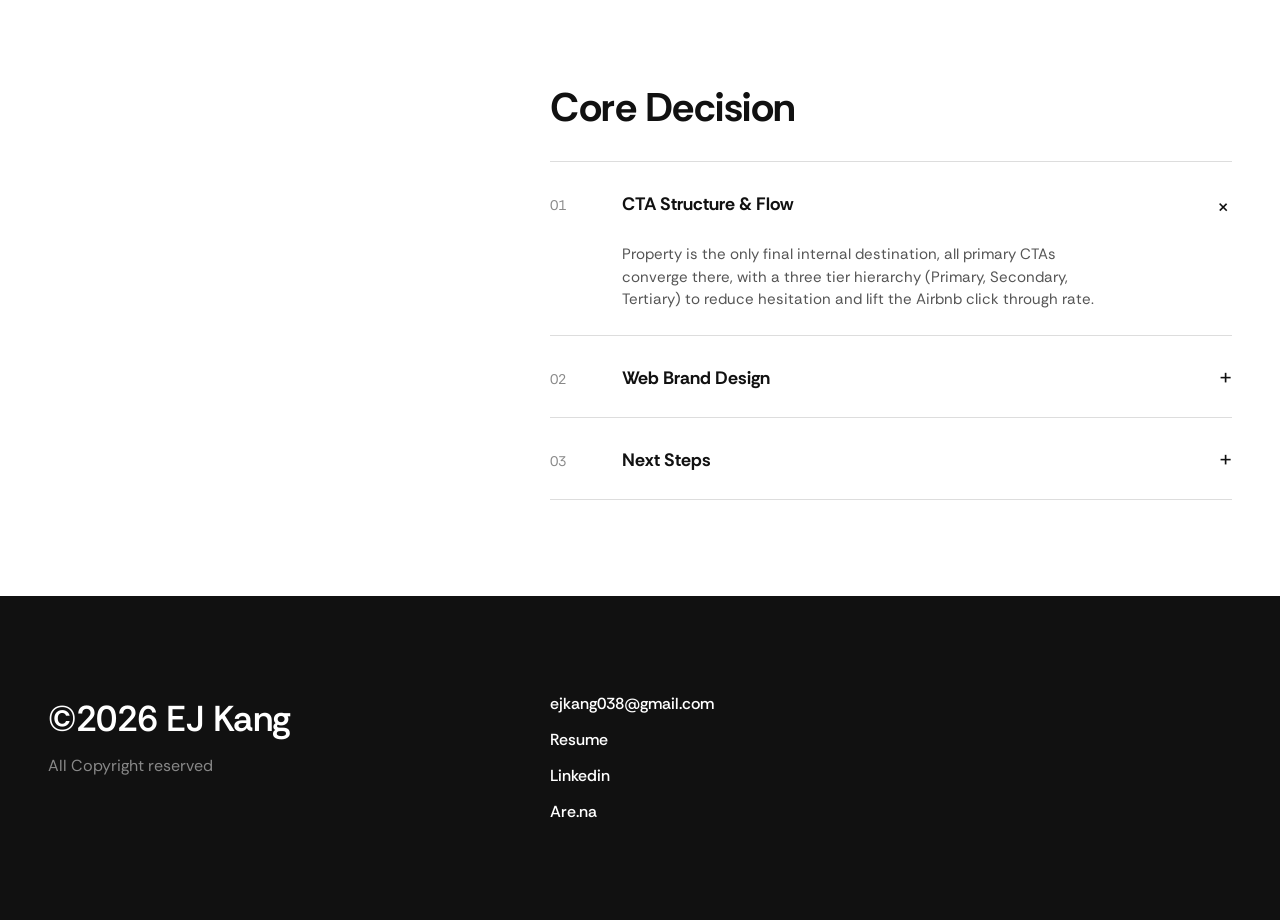
<file: casas-collective.html>
<!DOCTYPE html>
<html lang="en">
<head>
<script>document.documentElement.classList.add('js')</script>
<!-- Umami -->
<script defer src="https://cloud.umami.is/script.js" data-website-id="9243c5bb-2964-4103-bc8a-e9dfcaadfc21"></script>
<link rel="icon" href="favicon.ico" sizes="any">
<link rel="icon" type="image/png" sizes="32x32" href="assets/icons/favicon-32.png">
<link rel="icon" type="image/png" sizes="16x16" href="assets/icons/favicon-16.png">
<link rel="apple-touch-icon" sizes="180x180" href="assets/icons/favicon-180.png">
<meta charset="UTF-8">
<meta name="viewport" content="width=device-width, initial-scale=1.0">
<title>Casas Collective | EJ Kang</title>
<meta name="description" content="Casas Collective case study by EJ Kang: a hospitality brand that transforms houses into warm, experience-driven homes.">
<meta property="og:type" content="website">
<meta property="og:site_name" content="EJ Kang">
<meta property="og:title" content="Casas Collective | EJ Kang">
<meta property="og:description" content="Casas Collective case study by EJ Kang: a hospitality brand that transforms houses into warm, experience-driven homes.">
<meta property="og:url" content="https://ej-kang.com/casas-collective.html">
<meta property="og:image" content="https://ej-kang.com/assets/og/og-casas-collective.jpg">
<meta property="og:image:width" content="1200">
<meta property="og:image:height" content="630">
<meta name="twitter:card" content="summary_large_image">
<link rel="preload" href="assets/fonts/rethink-sans-latin-var.woff2" as="font" type="font/woff2" crossorigin>
<link rel="stylesheet" href="css/site.css?v=20261020g">
<style>

  /* HERO IMAGE (full-bleed, 원본 비율 유지) */
  .detail-hero-img {
    width: 100%;
    background: #eee;
  }
  .detail-hero-img img { width: 100%; height: auto; display: block; }

  /* GALLERY */
  .gallery {
    display: flex;
    flex-direction: column;
    gap: 40px;
    padding-bottom: 80px;
  }
  .gallery-img {
    width: 100%;
    border-radius: 10px;
    background: #eee;
    overflow: hidden;
  }
  .gallery-img img,
  .gallery-img video { width: 100%; height: auto; display: block; }


  /* CONTACT (동일) */
  .bottom-sheet { background: #111; color: #fff; margin-top: 0; }
</style>
</head>
<body>

<main>
<div class="wrap wrap--wide">
  <nav>
    <div class="nav-left">
      <a href="index.html" style="text-decoration:none;color:inherit;"><span class="logo">EJ KANG<sup>®</sup></span></a>
    </div>
    <div class="navlinks">
        <a href="index.html#projects">Projects</a>
        <a href="archive.html">Archive</a>
        <a href="about.html">About</a>
      </div>
    <div class="nav-right">
      <a href="index.html#contact" class="nav-cta"><span class="nav-cta-roll"><span class="cta-stack"><span>Open to Work</span><span>Open to Work</span></span></span></a>
      <button type="button" class="nav-plus-mobile" id="navMobileToggle" aria-expanded="false" aria-label="Open menu" onclick="toggleMobileNav()">+</button>
    </div>
    <div class="nav-mobile-menu" id="navMobileMenu">
      <a href="index.html#projects">Projects</a>
      <a href="archive.html">Archive</a>
      <a href="about.html">About</a>
    </div>
  </nav>

<div class="detail-split">
  <aside class="detail-info">
    <h1 class="reveal">Casas Collective</h1>
    <div class="detail-cols">
      <div class="detail-side">
        <div class="detail-year reveal">2026</div>
        <div class="detail-credit reveal">
          <p>Freelance</p>
          <p>Client Project</p>
        </div>
      </div>
      <div class="detail-col-main">
        <div class="detail-disciplines reveal">
          <p>UI/UX Design</p>
          <p>Web Design (Framer)</p>
          <p>Brand Design</p>
        </div>
        <div class="detail-about">
          <p class="reveal">Casas Collective's warm, editorial identity translates the intimacy of a home into a brand system that resists the transactional language of short-term rentals.</p>
          <p class="reveal">The website functions as a brand exposure channel, not a booking platform, UX decisions were oriented around retention and Airbnb click-through, restructuring the site's information hierarchy so that every path, including the About page, converges on the Property listing rather than exiting the brand.</p>
        </div>
      </div>
    </div>
    <div class="detail-nav reveal">
      <a href="hobbi.html" class="detail-arrow detail-arrow--prev" aria-label="Previous project: Hobbi">←</a>
      <a href="pearls.html" class="detail-arrow detail-arrow--next" aria-label="Next project: Pearls">→</a>
    </div>
  </aside>

  <div class="detail-media">
  <div data-label="Intro" class="detail-hero-img reveal">
  <img fetchpriority="high" decoding="async" width="1920" height="1080" src="assets/casas/casas-detail-hero.webp" alt="Casas Collective: brand identity showcase">
</div>
  <h2 class="visually-hidden">User Flow</h2>
  <div data-label="Strategy" class="gallery-img reveal" style="margin-bottom: 80px;"><img loading="lazy" decoding="async" width="1920" height="657" src="assets/casas/casas-userflow.webp" alt="Casas Collective user flow diagram"></div>

  <section class="gallery" style="padding-top: 80px;">
    <div data-label="Solution" class="gallery-img reveal"><img loading="lazy" decoding="async" width="1920" height="1080" src="assets/casas/casas-1.webp" alt="Casas Collective detail image 1"></div>
    <div class="gallery-img reveal"><img loading="lazy" decoding="async" width="1920" height="1080" src="assets/casas/casas-2.webp" alt="Casas Collective detail image 2"></div>
    <div class="gallery-img reveal"><img loading="lazy" decoding="async" width="1920" height="1080" src="assets/casas/casas-3.webp" alt="Casas Collective detail image 3"></div>
    <div data-label="Outcome" class="gallery-img reveal"><img loading="lazy" decoding="async" width="1920" height="1080" src="assets/casas/casas-4.webp" alt="Casas Collective detail image 4"></div>
    <div class="gallery-img reveal"><img loading="lazy" decoding="async" width="1920" height="2160" src="assets/casas/casas-5.webp" alt="Casas Collective detail image 5"></div>
  </section>
  <section class="core-decision-section" data-label="Core Decision">
    <h2 class="cd-title reveal">Core Decision</h2>
    <div class="cd-list">
      <details open class="reveal">
        <summary><span class="cd-n">01</span><span class="cd-t">CTA Structure &amp; Flow</span><span class="cd-pl" aria-hidden="true">+</span></summary>
        <p>Property is the only final internal destination, all primary CTAs converge there, with a three tier hierarchy (Primary, Secondary, Tertiary) to reduce hesitation and lift the Airbnb click through rate.</p>
      </details>
      <details class="reveal">
        <summary><span class="cd-n">02</span><span class="cd-t">Web Brand Design</span><span class="cd-pl" aria-hidden="true">+</span></summary>
        <p>Balancing Airbnb's own interior design, logo, and brand blue with the site's identity was the main challenge. I chose a warm ivory cream palette and kept the design minimal, letting it support the interiors while the brand blue carries the trust of the brand itself.</p>
      </details>
      <details class="reveal">
        <summary><span class="cd-n">03</span><span class="cd-t">Next Steps</span><span class="cd-pl" aria-hidden="true">+</span></summary>
        <p>Plan to track user behavior with Framer Analytics and add a discounted booking CTA requested by the client to further improve conversion.</p>
      </details>
    </div>
  </section>
  </div>
</div>
</div>
</main>

<footer class="bottom-sheet">
  <div class="wrap wrap--wide">
    <section id="contact" class="contact">
      <div class="bottom-left">
        <h2>©2026 EJ Kang</h2>
        <p class="copyright-sub">All Copyright reserved</p>
      </div>
      <div class="bottom-links">
        <a href="mailto:ejkang038@gmail.com" data-umami-event="external-link" data-umami-event-link="email">ejkang038@gmail.com</a>
        <a href="https://docs.google.com/document/d/1tygZGHCwR9sJoc2kIixEkGQdjlFJI0BtpjXjynefcQQ/edit?usp=sharing" target="_blank" rel="noopener" data-umami-event="resume-click">Resume</a>
        <a href="https://www.linkedin.com/in/ejkang085333" target="_blank" rel="noopener" data-umami-event="external-link" data-umami-event-link="linkedin">Linkedin</a>
        <a href="https://www.are.na/ejk" target="_blank" rel="noopener" data-umami-event="external-link" data-umami-event-link="arena">Are.na</a>
      </div>
    </section>
  </div>
</footer>

<script src="js/site.js?v=20261020g"></script>
</body>
</html>
</file>
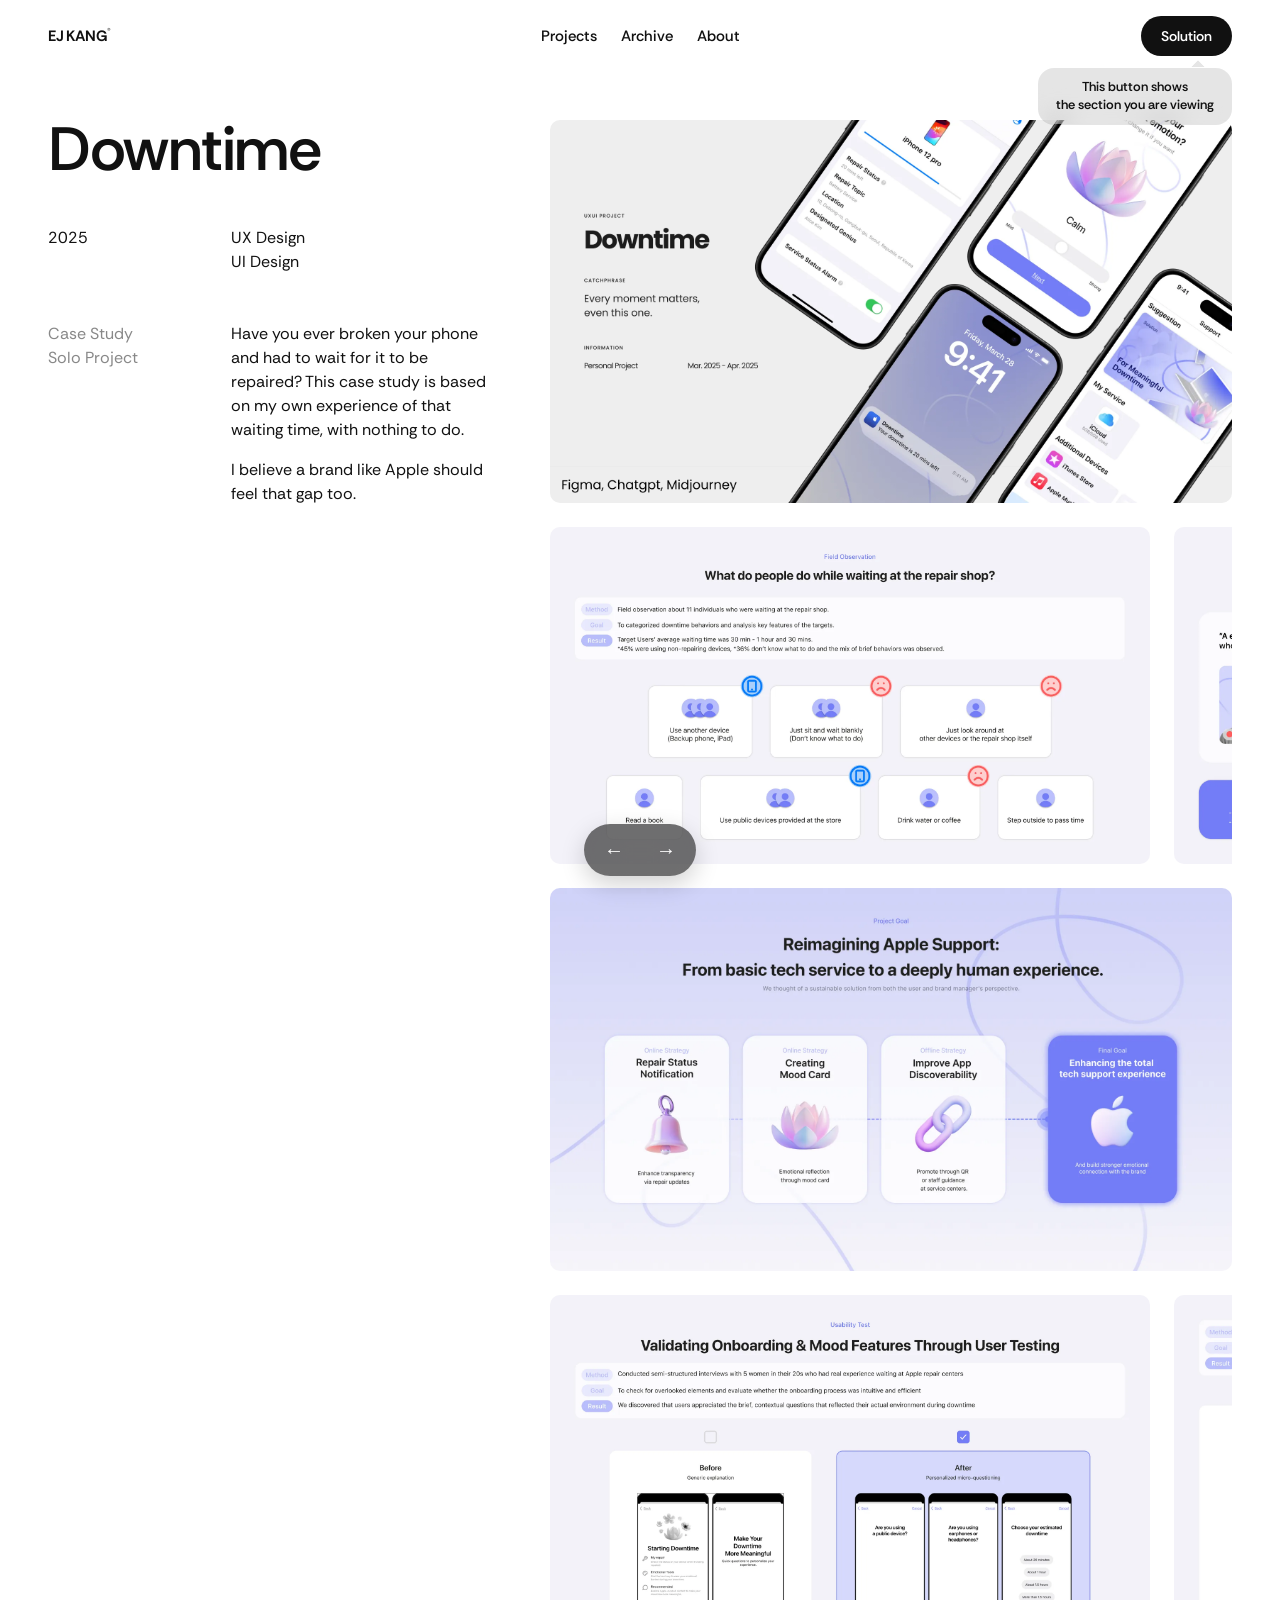
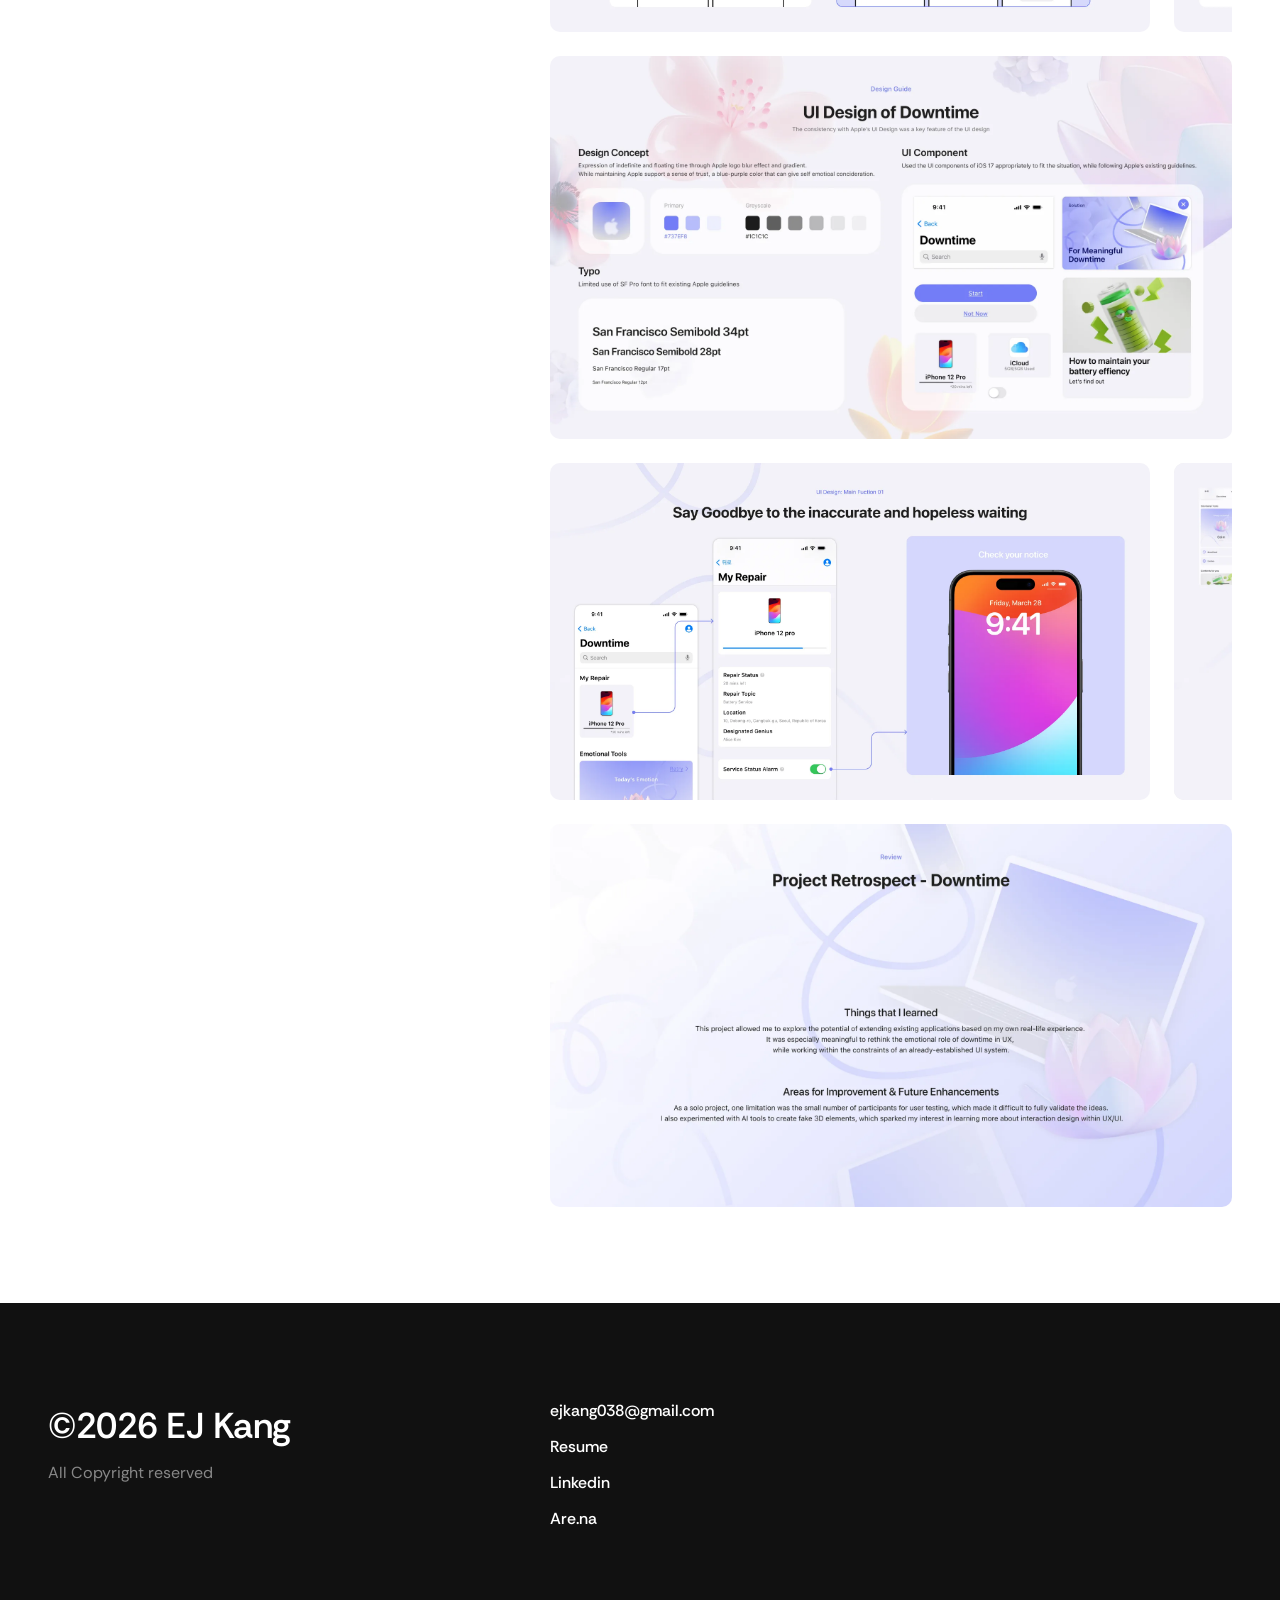
<file: downtime.html>
<!DOCTYPE html>
<html lang="en">
<head>
<script>document.documentElement.classList.add('js')</script>
<!-- Umami -->
<script defer src="https://cloud.umami.is/script.js" data-website-id="9243c5bb-2964-4103-bc8a-e9dfcaadfc21"></script>
<link rel="icon" href="favicon.ico" sizes="any">
<link rel="icon" type="image/png" sizes="32x32" href="assets/icons/favicon-32.png">
<link rel="icon" type="image/png" sizes="16x16" href="assets/icons/favicon-16.png">
<link rel="apple-touch-icon" sizes="180x180" href="assets/icons/favicon-180.png">
<meta charset="UTF-8">
<meta name="viewport" content="width=device-width, initial-scale=1.0">
<meta name="robots" content="noindex, nofollow">
<title>Downtime | EJ Kang</title>
<meta name="description" content="Downtime case study by EJ Kang: a concept Apple service that fills your downtime in the repair shop.">
<meta property="og:type" content="website">
<meta property="og:site_name" content="EJ Kang">
<meta property="og:title" content="Downtime | EJ Kang">
<meta property="og:description" content="Downtime case study by EJ Kang: a concept Apple service that fills your downtime in the repair shop.">
<meta property="og:url" content="https://ej-kang.com/downtime.html">
<meta property="og:image" content="https://ej-kang.com/assets/og/og-downtime.jpg">
<meta property="og:image:width" content="1200">
<meta property="og:image:height" content="630">
<meta name="twitter:card" content="summary_large_image">
<link rel="preload" href="assets/fonts/rethink-sans-latin-var.woff2" as="font" type="font/woff2" crossorigin>
<link rel="stylesheet" href="css/site.css?v=20261020g">
<style>

  /* HERO IMAGE (full-bleed, 원본 비율 유지) */
  .detail-hero-img {
    width: 100%;
    background: #eee;
  }
  .detail-hero-img img { width: 100%; height: auto; display: block; }

  .gallery-img {
    width: 100%;
    border-radius: 10px;
    background: #eee;
    overflow: hidden;
  }
  .gallery-img img,
  .gallery-img video { width: 100%; height: auto; display: block; }

  /* SINGLE FULL-WIDTH IMAGE SPACING */
  .detail-single { margin-bottom: 40px; }

  /* HORIZONTAL SCROLL GROUP */
  .hscroll {
    display: flex;
    gap: 24px;
    overflow-x: auto;
    overflow-y: hidden; /* clip the reveal slide instead of flashing a vertical scrollbar */
    scroll-snap-type: x mandatory;
    padding-bottom: 16px;
    margin-bottom: 40px;
    -webkit-overflow-scrolling: touch;
  }
  .hscroll::-webkit-scrollbar { height: 8px; }
  .hscroll::-webkit-scrollbar-track { background: #f2f2f2; border-radius: 4px; }
  .hscroll::-webkit-scrollbar-thumb { background: #ccc; border-radius: 4px; }
  .hscroll-item {
    flex: 0 0 auto;
    width: min(88%, 800px);
    scroll-snap-align: start;
    border-radius: 10px;
    overflow: hidden;
    background: #eee;
  }
  .hscroll-item img { width: 100%; height: auto; display: block; }

  /* CONTACT (동일) */
  .bottom-sheet { background: #111; color: #fff; margin-top: 0; }
</style>
</head>
<body>

<main>
<div class="wrap wrap--wide">
  <nav>
    <div class="nav-left">
      <a href="index.html" style="text-decoration:none;color:inherit;"><span class="logo">EJ KANG<sup>®</sup></span></a>
    </div>
    <div class="navlinks">
        <a href="index.html#projects">Projects</a>
        <a href="archive.html">Archive</a>
        <a href="about.html">About</a>
      </div>
    <div class="nav-right">
      <a href="index.html#contact" class="nav-cta"><span class="nav-cta-roll"><span class="cta-stack"><span>Open to Work</span><span>Open to Work</span></span></span></a>
      <button type="button" class="nav-plus-mobile" id="navMobileToggle" aria-expanded="false" aria-label="Open menu" onclick="toggleMobileNav()">+</button>
    </div>
    <div class="nav-mobile-menu" id="navMobileMenu">
      <a href="index.html#projects">Projects</a>
      <a href="archive.html">Archive</a>
      <a href="about.html">About</a>
    </div>
  </nav>

<div class="detail-split">
  <aside class="detail-info">
    <h1 class="reveal">Downtime</h1>
    <div class="detail-cols">
      <div class="detail-side">
        <div class="detail-year reveal">2025</div>
        <div class="detail-credit reveal">
          <p>Case Study</p>
          <p>Solo Project</p>
        </div>
      </div>
      <div class="detail-col-main">
        <div class="detail-disciplines reveal">
          <p>UX Design</p>
          <p>UI Design</p>
        </div>
        <div class="detail-about">
          <p class="reveal">Have you ever broken your phone and had to wait for it to be repaired? This case study is based on my own experience of that waiting time, with nothing to do.</p>
          <p class="reveal">I believe a brand like Apple should feel that gap too.</p>
        </div>
      </div>
    </div>
    <div class="detail-nav reveal">
      <a href="pearls.html" class="detail-arrow detail-arrow--prev" aria-label="Previous project: Pearls">←</a>
      <a href="hobbi.html" class="detail-arrow detail-arrow--next" aria-label="Next project: Hobbi">→</a>
    </div>
  </aside>

  <div class="detail-media">
  <div data-label="Intro" class="detail-hero-img reveal">
  <img fetchpriority="high" decoding="async" width="1922" height="1080" src="assets/downtime/downtime-hero.webp" alt="Downtime: hero image">
</div>
  <!-- Research: 1-4 horizontal scroll -->
  <div data-label="Research" class="hscroll">
    <div class="hscroll-item reveal"><img loading="lazy" decoding="async" width="1922" height="1080" src="assets/downtime/downtime-1.webp" alt="Downtime: what people do while waiting at the repair shop"></div>
    <div class="hscroll-item reveal"><img loading="lazy" decoding="async" width="1922" height="1080" src="assets/downtime/downtime-2.webp" alt="Downtime: emotional vs informational user needs"></div>
    <div class="hscroll-item reveal"><img loading="lazy" decoding="async" width="1922" height="1080" src="assets/downtime/downtime-3.webp" alt="Downtime: how different personas experience the same downtime"></div>
    <div class="hscroll-item reveal"><img loading="lazy" decoding="async" width="1922" height="1080" src="assets/downtime/downtime-4.webp" alt="Downtime: real users, real frustrations"></div>
    <div class="hscroll-item reveal"><img loading="lazy" decoding="async" width="1922" height="1080" src="assets/downtime/downtime-6.webp" alt="Downtime: userflow for clear and enjoyable Apple support"></div>
  </div>

  <!-- Project Goal -->
  <h2 class="visually-hidden">Project Goal</h2>
  <div data-label="Strategy" class="gallery-img reveal detail-single"><img loading="lazy" decoding="async" width="1922" height="1080" src="assets/downtime/downtime-5.webp" alt="Downtime: reimagining Apple Support"></div>

  <!-- User test detail -->
  <h2 class="visually-hidden">User test detail</h2>
  <div data-label="Testing" class="hscroll">
    <div class="hscroll-item reveal"><img loading="lazy" decoding="async" width="1922" height="1080" src="assets/downtime/downtime-7.webp" alt="Downtime: validating onboarding and mood features through user testing"></div>
    <div class="hscroll-item reveal"><img loading="lazy" decoding="async" width="1922" height="1080" src="assets/downtime/downtime-8.webp" alt="Downtime: guided structure user test detail"></div>
  </div>

  <!-- UI Design: single -->
  <!-- Design system -->
  <h2 class="visually-hidden">Design system</h2>
  <div data-label="Solution" class="gallery-img reveal detail-single"><img loading="lazy" decoding="async" width="1922" height="1080" src="assets/downtime/downtime-9.webp" alt="Downtime: UI design"></div>

  <!-- Main Function -->
  <h2 class="visually-hidden">Main Function</h2>
  <div class="hscroll">
    <div class="hscroll-item reveal"><img loading="lazy" decoding="async" width="1922" height="1080" src="assets/downtime/downtime-10.webp" alt="Downtime: say goodbye to inaccurate and hopeless waiting"></div>
    <div class="hscroll-item reveal"><img loading="lazy" decoding="async" width="1922" height="1080" src="assets/downtime/downtime-11.webp" alt="Downtime: refresh your emotion with mood cards"></div>
    <div class="hscroll-item reveal"><img loading="lazy" decoding="async" width="1922" height="1080" src="assets/downtime/downtime-12.webp" alt="Downtime: check QR code for personalized contents"></div>
  </div>
  <div data-label="Outcome" class="gallery-img reveal detail-single" style="margin-top: 40px;"><img loading="lazy" decoding="async" width="1922" height="1080" src="assets/downtime/downtime-13.webp" alt="Downtime: project retrospect"></div>
  </div>
</div>
</div>
</main>

<footer class="bottom-sheet">
  <div class="wrap wrap--wide">
    <section id="contact" class="contact">
      <div class="bottom-left">
        <h2>©2026 EJ Kang</h2>
        <p class="copyright-sub">All Copyright reserved</p>
      </div>
      <div class="bottom-links">
        <a href="mailto:ejkang038@gmail.com" data-umami-event="external-link" data-umami-event-link="email">ejkang038@gmail.com</a>
        <a href="https://docs.google.com/document/d/1tygZGHCwR9sJoc2kIixEkGQdjlFJI0BtpjXjynefcQQ/edit?usp=sharing" target="_blank" rel="noopener" data-umami-event="resume-click">Resume</a>
        <a href="https://www.linkedin.com/in/ejkang085333" target="_blank" rel="noopener" data-umami-event="external-link" data-umami-event-link="linkedin">Linkedin</a>
        <a href="https://www.are.na/ejk" target="_blank" rel="noopener" data-umami-event="external-link" data-umami-event-link="arena">Are.na</a>
      </div>
    </section>
  </div>
</footer>

<script src="js/site.js?v=20261020g"></script>
</body>
</html>
</file>
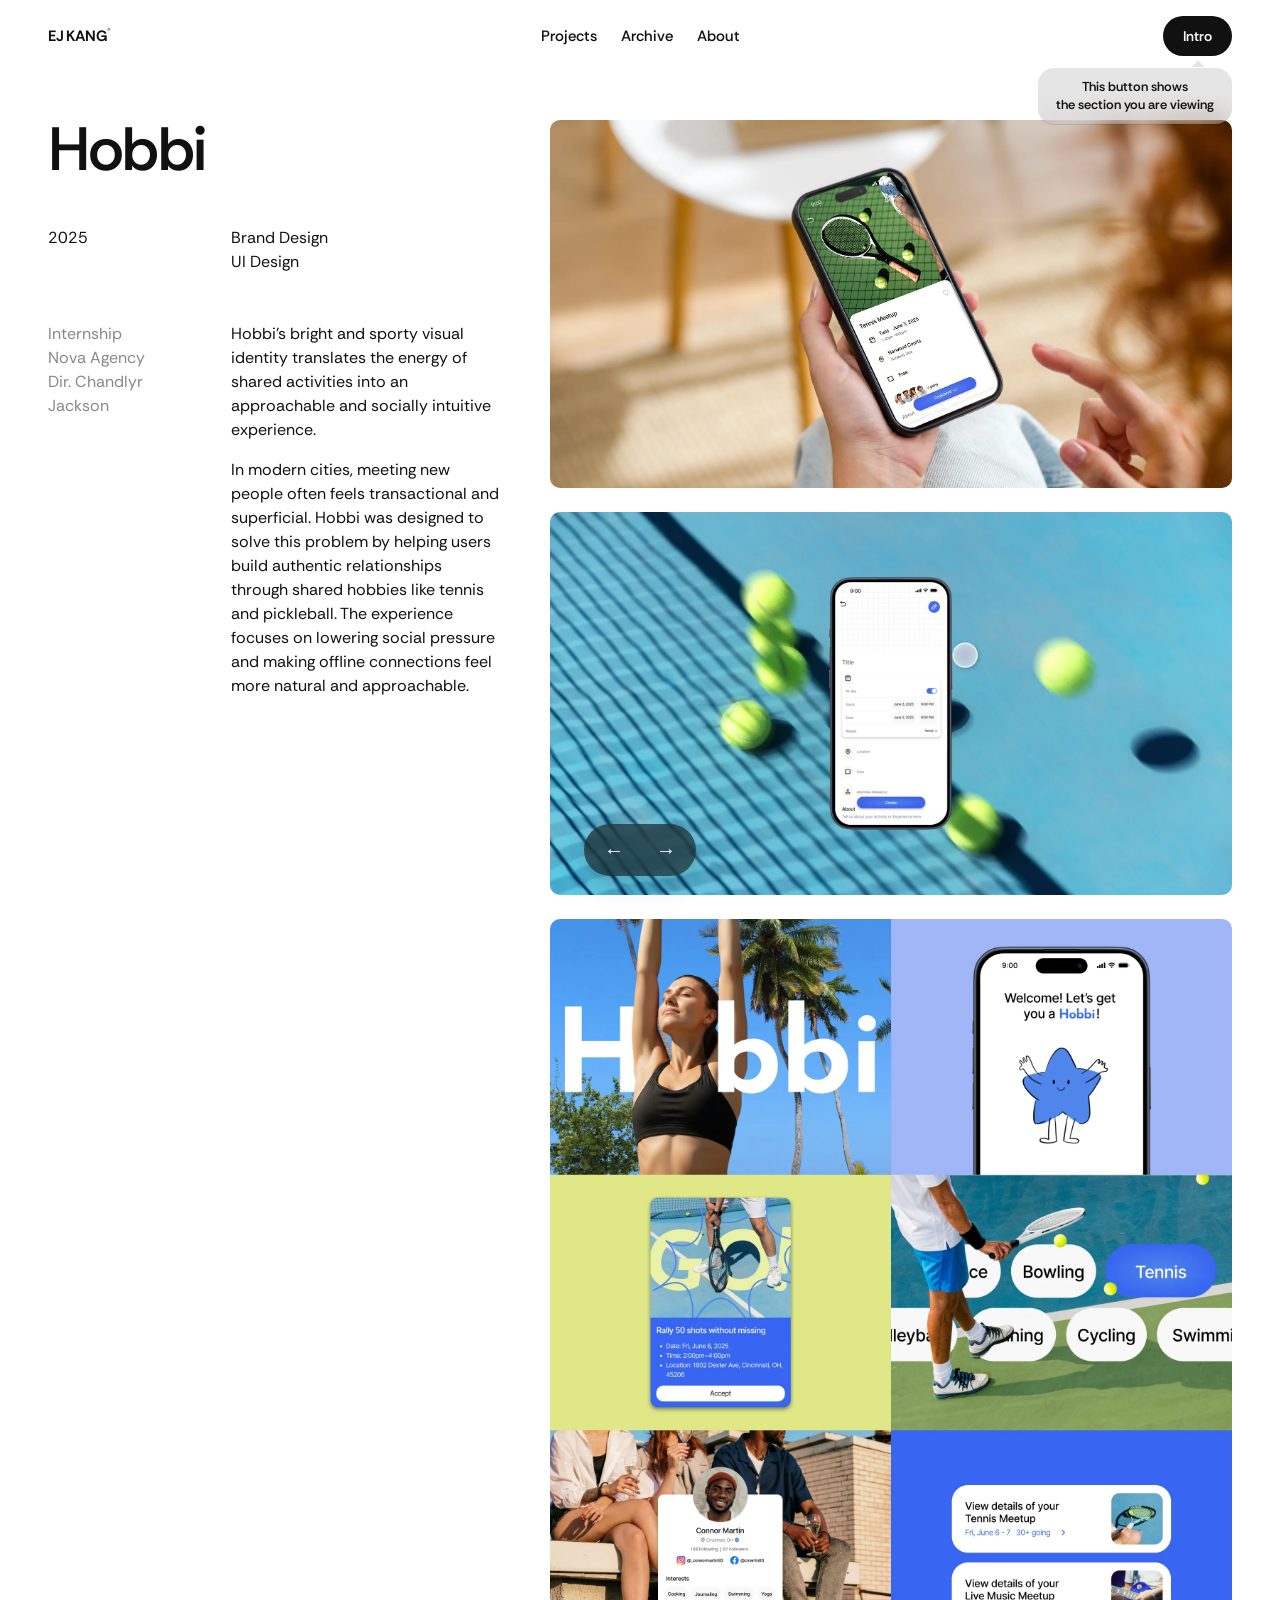
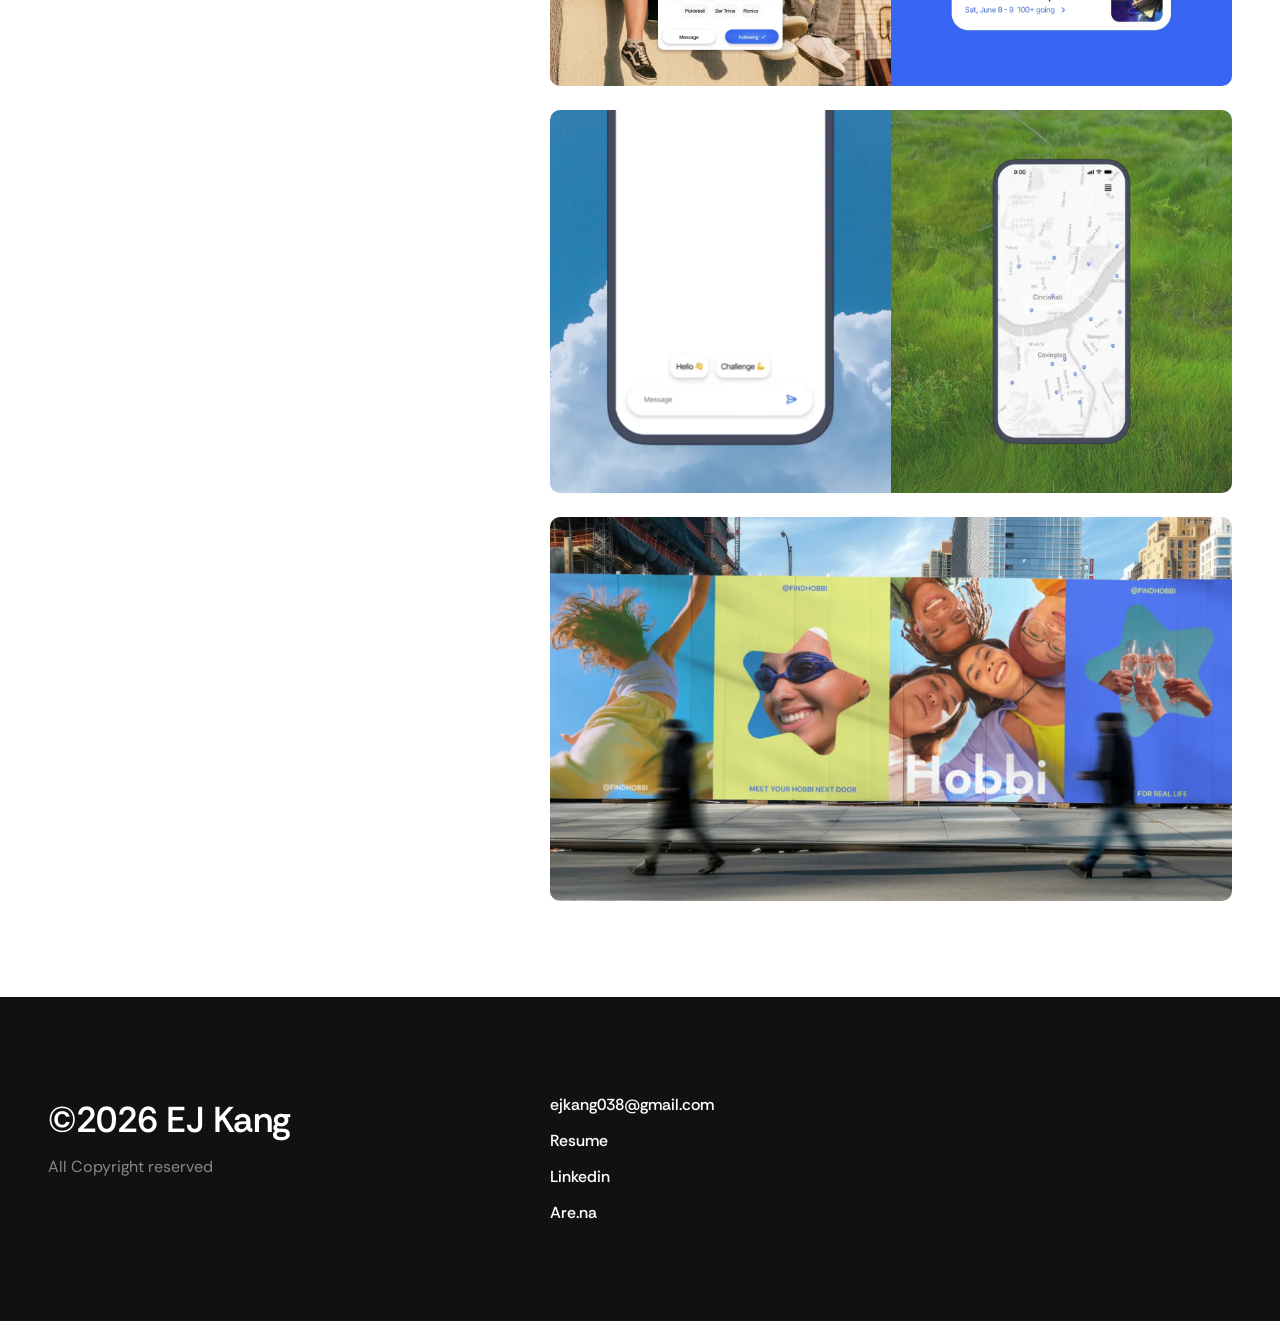
<file: hobbi.html>
<!DOCTYPE html>
<html lang="en">
<head>
<script>document.documentElement.classList.add('js')</script>
<!-- Umami -->
<script defer src="https://cloud.umami.is/script.js" data-website-id="9243c5bb-2964-4103-bc8a-e9dfcaadfc21"></script>
<link rel="icon" href="favicon.ico" sizes="any">
<link rel="icon" type="image/png" sizes="32x32" href="assets/icons/favicon-32.png">
<link rel="icon" type="image/png" sizes="16x16" href="assets/icons/favicon-16.png">
<link rel="apple-touch-icon" sizes="180x180" href="assets/icons/favicon-180.png">
<meta charset="UTF-8">
<meta name="viewport" content="width=device-width, initial-scale=1.0">
<title>Hobbi | EJ Kang</title>
<meta name="description" content="Hobbi case study by EJ Kang: a social platform designed to make real-world connections.">
<meta property="og:type" content="website">
<meta property="og:site_name" content="EJ Kang">
<meta property="og:title" content="Hobbi | EJ Kang">
<meta property="og:description" content="Hobbi case study by EJ Kang: a social platform designed to make real-world connections.">
<meta property="og:url" content="https://ej-kang.com/hobbi.html">
<meta property="og:image" content="https://ej-kang.com/assets/og/og-hobbi.jpg">
<meta property="og:image:width" content="1200">
<meta property="og:image:height" content="630">
<meta name="twitter:card" content="summary_large_image">
<link rel="preload" href="assets/fonts/rethink-sans-latin-var.woff2" as="font" type="font/woff2" crossorigin>
<link rel="stylesheet" href="css/site.css?v=20261020g">
<style>

  /* HERO IMAGE (full-bleed, 원본 비율 유지) */
  .detail-hero-img {
    width: 100%;
    background: #eee;
  }
  .detail-hero-img img { width: 100%; height: auto; display: block; }

  /* GALLERY */
  .gallery {
    display: flex;
    flex-direction: column;
    gap: 40px;
    padding-bottom: 80px;
  }
  .gallery-img {
    width: 100%;
    border-radius: 10px;
    background: #eee;
    overflow: hidden;
  }
  .gallery-img img,
  .gallery-img video { width: 100%; height: auto; display: block; }

  /* CONTACT (동일) */
  .bottom-sheet { background: #111; color: #fff; margin-top: 0; }
</style>
</head>
<body>

<main>
<div class="wrap wrap--wide">
  <nav>
    <div class="nav-left">
      <a href="index.html" style="text-decoration:none;color:inherit;"><span class="logo">EJ KANG<sup>®</sup></span></a>
    </div>
    <div class="navlinks">
        <a href="index.html#projects">Projects</a>
        <a href="archive.html">Archive</a>
        <a href="about.html">About</a>
      </div>
    <div class="nav-right">
      <a href="index.html#contact" class="nav-cta"><span class="nav-cta-roll"><span class="cta-stack"><span>Open to Work</span><span>Open to Work</span></span></span></a>
      <button type="button" class="nav-plus-mobile" id="navMobileToggle" aria-expanded="false" aria-label="Open menu" onclick="toggleMobileNav()">+</button>
    </div>
    <div class="nav-mobile-menu" id="navMobileMenu">
      <a href="index.html#projects">Projects</a>
      <a href="archive.html">Archive</a>
      <a href="about.html">About</a>
    </div>
  </nav>

<div class="detail-split">
  <aside class="detail-info">
    <h1 class="reveal">Hobbi</h1>
    <div class="detail-cols">
      <div class="detail-side">
        <div class="detail-year reveal">2025</div>
        <div class="detail-credit reveal">
          <p>Internship</p>
          <p>Nova Agency</p>
          <p>Dir.&nbsp;Chandlyr Jackson</p>
        </div>
      </div>
      <div class="detail-col-main">
        <div class="detail-disciplines reveal">
          <p>Brand Design</p>
          <p>UI Design</p>
        </div>
        <div class="detail-about">
          <p class="reveal">Hobbi's bright and sporty visual identity translates the energy of shared activities into an approachable and socially intuitive experience.</p>
          <p class="reveal">In modern cities, meeting new people often feels transactional and superficial. Hobbi was designed to solve this problem by helping users build authentic relationships through shared hobbies like tennis and pickleball. The experience focuses on lowering social pressure and making offline connections feel more natural and approachable.</p>
        </div>
      </div>
    </div>
    <div class="detail-nav reveal">
      <a href="pearls.html" class="detail-arrow detail-arrow--prev" aria-label="Previous project: Pearls">←</a>
      <a href="casas-collective.html" class="detail-arrow detail-arrow--next" aria-label="Next project: Casas Collective">→</a>
    </div>
  </aside>

  <div class="detail-media">
  <div data-label="Intro" class="detail-hero-img reveal">
  <img fetchpriority="high" decoding="async" width="1919" height="1035" src="assets/hobbi/hobbi-detail-hero.webp" alt="Hobbi: phone showing a tennis meetup event">
</div>
  <section class="gallery">
    <div data-label="Solution" class="gallery-img reveal">
      <video class="lazy-video" width="1920" height="1080" autoplay poster="assets/hobbi/hobbi-1-poster.webp" preload="metadata" src="assets/hobbi/hobbi-1.mp4" muted loop playsinline></video>
    </div>
    <div class="gallery-img reveal"><img loading="lazy" decoding="async" width="1920" height="2160" src="assets/hobbi/hobbi-2.webp" alt="Hobbi detail image 2"></div>
    <div class="gallery-img reveal">
      <video class="lazy-video" width="1920" height="1080" autoplay poster="assets/hobbi/hobbi-3-poster.webp" preload="metadata" src="assets/hobbi/hobbi-3.mp4" muted loop playsinline></video>
    </div>
    <div data-label="Outcome" class="gallery-img reveal"><img loading="lazy" decoding="async" width="1919" height="1080" src="assets/hobbi/hobbi-4.webp" alt="Hobbi detail image 4"></div>
  </section>
  </div>
</div>
</div>
</main>

<footer class="bottom-sheet">
  <div class="wrap wrap--wide">
    <section id="contact" class="contact">
      <div class="bottom-left">
        <h2>©2026 EJ Kang</h2>
        <p class="copyright-sub">All Copyright reserved</p>
      </div>
      <div class="bottom-links">
        <a href="mailto:ejkang038@gmail.com" data-umami-event="external-link" data-umami-event-link="email">ejkang038@gmail.com</a>
        <a href="https://docs.google.com/document/d/1tygZGHCwR9sJoc2kIixEkGQdjlFJI0BtpjXjynefcQQ/edit?usp=sharing" target="_blank" rel="noopener" data-umami-event="resume-click">Resume</a>
        <a href="https://www.linkedin.com/in/ejkang085333" target="_blank" rel="noopener" data-umami-event="external-link" data-umami-event-link="linkedin">Linkedin</a>
        <a href="https://www.are.na/ejk" target="_blank" rel="noopener" data-umami-event="external-link" data-umami-event-link="arena">Are.na</a>
      </div>
    </section>
  </div>
</footer>

<script src="js/site.js?v=20261020g"></script>
</body>
</html>
</file>
<file: css/site.css>
@font-face {
  font-family: 'Rethink Sans';
  src: url('../assets/fonts/rethink-sans-latin-var.woff2') format('woff2');
  font-weight: 400 800;
  font-style: normal;
  font-display: swap;
  unicode-range: U+0000-00FF, U+0131, U+0152-0153, U+02BB-02BC, U+02C6, U+02DA, U+02DC, U+2000-206F, U+2074, U+20AC, U+2122, U+2190-2199, U+2212, U+2215, U+FEFF, U+FFFD;
}

/* Key word motion: letters rest at their final bold weight; js/site.js animates into it */
.kw-l { display: inline-block; font-weight: 800; }

/* ==========================================================
   site.css — shared across every page
   Page-specific styles stay in each HTML file's <style> block,
   which loads after this file and therefore wins on conflicts.
   ========================================================== */

/* BASE */
* { margin: 0; padding: 0; box-sizing: border-box; }
body {
  font-family: 'Rethink Sans', -apple-system, BlinkMacSystemFont, sans-serif;
  color: #111;
  background: #fff;
  line-height: 1.5;
}
.wrap { max-width: 980px; margin: 0 auto; padding: 0 32px; }

/* NAV */
nav {
  position: sticky;
  top: 0;
  z-index: 100;
  display: grid;
  grid-template-columns: 1fr auto 1fr;
  align-items: center;
  background: #fff;
  padding: 16px 0;
}
.nav-left { display: flex; align-items: baseline; gap: 12px; }
.logo { font-weight: 700; font-size: 15px; letter-spacing: -0.2px; }
.logo sup { font-size: 10px; }
.nav-right { display: flex; align-items: center; justify-content: flex-end; gap: 24px; grid-column: 3; }
.navlinks { display: flex; gap: 24px; }
.navlinks a { color: #111; text-decoration: none; font-size: 15px; font-weight: 500; }
.navlinks a:hover { opacity: 0.6; }
.nav-cta {
  background: #111; color: #fff; font-size: 14px; font-weight: 600;
  padding: 11px 20px; border-radius: 100px; text-decoration: none; white-space: nowrap;
}
.nav-cta { display: inline-flex; justify-content: center; line-height: 1.3; overflow: hidden; }
.nav-cta.sized { transition: background 0.2s ease, transform 0.12s ease, width 0.4s cubic-bezier(0.65, 0, 0.35, 1); }
.nav-cta-roll { display: block; height: 1.3em; overflow: hidden; }
.cta-stack { display: block; transition: transform 0.4s cubic-bezier(0.65, 0, 0.35, 1); }
.cta-stack > span { display: block; height: 1.3em; white-space: nowrap; }
.nav-cta:hover .cta-stack { transform: translateY(-1.3em); }
.cta-stack.swap { transform: translateY(-1.3em) !important; }
.cta-stack.reset { transition: none; }
.nav-plus-mobile {
  display: none; width: 40px; height: 40px; border-radius: 50%;
  background: #111; align-items: center; justify-content: center;
  text-decoration: none; color: #fff; font-size: 20px; flex-shrink: 0;
  border: none; cursor: pointer; font-family: inherit; padding: 0; line-height: 1;
}
.nav-plus-mobile:hover { background: #333; }
.nav-mobile-menu {
  display: none;
  position: absolute;
  top: 62px;
  right: 12px;
  background: #fff;
  border-radius: 12px;
  box-shadow: 0 8px 24px rgba(0,0,0,0.15);
  padding: 8px;
  flex-direction: column;
  min-width: 160px;
  z-index: 200;
}
.nav-mobile-menu.open { display: flex; }
.nav-mobile-menu a {
  padding: 12px 16px; color: #111; text-decoration: none;
  font-size: 15px; font-weight: 500; border-radius: 8px;
}
.nav-mobile-menu a:hover { background: #f5f5f5; }

/* CONTACT / FOOTER */
/* about.html overrides margin-top to 40px in its own <style> */
.bottom-sheet { background: #111; color: #fff; margin-top: 80px; }
.contact { padding: 100px 0; display: flex; justify-content: space-between; align-items: flex-start; gap: 40px; }
.contact h2 { font-size: 36px; font-weight: 600; letter-spacing: -0.5px; margin-bottom: 8px; color: #fff; }
.copyright-sub { font-size: 16px; color: #888; }
.bottom-links { display: flex; flex-direction: column; gap: 12px; text-align: left; }
.bottom-links a { color: #fff; font-weight: 500; text-decoration: none; font-size: 16px; }
.bottom-links a:hover { text-decoration: underline; }

@media (max-width: 640px) {
  .wrap { padding: 0 16px; }
  .navlinks { display: none; }
  .nav-plus-mobile { display: flex; }
  .nav-right { gap: 0; }

  /* Copyright / footer */
  .contact { flex-direction: column; gap: 24px; padding: 60px 0; }
  .contact h2 { font-size: 24px; }
  .copyright-sub { font-size: 13px; }
  .bottom-links a { font-size: 14px; }
}

/* ===== Micro-interactions ===== */
/* Underline slide on links */
.navlinks a, .bottom-links a { position: relative; }
.navlinks a::after, .bottom-links a::after {
  content: ''; position: absolute; left: 0; bottom: -2px;
  width: 100%; height: 1px; background: currentColor;
  transform: scaleX(0); transform-origin: left;
  transition: transform 0.28s ease;
}
.navlinks a:hover::after, .bottom-links a:hover::after { transform: scaleX(1); }
.bottom-links a:hover { text-decoration: none; }
.navlinks a:hover { opacity: 1; }
/* Button press feedback */
.nav-cta, .nav-plus-mobile { transition: background 0.2s ease, transform 0.12s ease; }
.nav-cta:active, .nav-plus-mobile:active { transform: scale(0.95); }
/* Scroll reveal: hidden start only when JS is on (the <head> adds .js), so JS-off visitors see everything.
   shortcut: if site.js itself fails to load, .entry/.reveal stay hidden; same-origin file, so accepted
   Moves with `translate`, not `transform`, so it never fights an element's own transform (.detail-nav centering, card hover).
   js/site.js reads each element's computed transition-duration, so per-element --reveal-dur overrides just work. */
:root { --reveal-dur: 1.4s; --reveal-dur-gallery: calc(var(--reveal-dur) * 1.4); --reveal-dist: 24px; --reveal-dist-media: 12px; --reveal-ease: cubic-bezier(0.22, 1, 0.36, 1); }
/* archive Graphic Work images reveal slower than everything else */
.graphic-gallery img { --reveal-dur: var(--reveal-dur-gallery); }
/* photos and videos rise half as far as text */
.detail-hero-img, .gallery-img, .hscroll-item, .graphic-gallery img { --reveal-dist: var(--reveal-dist-media); }
/* desktop detail hero is the LCP image and always on the first screen: never hidden, not even before JS runs */
@media (min-width: 901px) { .js .detail-hero-img.reveal { opacity: 1; translate: none; transition: none; } }
.js .reveal { opacity: 0; translate: 0 var(--reveal-dist); transition: opacity var(--reveal-dur) var(--reveal-ease), translate var(--reveal-dur) var(--reveal-ease); }
.reveal.in { opacity: 1; translate: 0 0; }
/* Page entry fade */
.js .entry { opacity: 0; transform: translateY(16px); }.entry.play { animation: entryFadeUp 0.6s ease forwards; animation-delay: var(--d, 0s); }
@keyframes entryFadeUp { to { opacity: 1; transform: translateY(0); } }
@media (prefers-reduced-motion: reduce) {
  .reveal, .entry { opacity: 1 !important; transition: none !important; animation: none !important; }
  .reveal { translate: none !important; }
  .entry { transform: none !important; }
  .navlinks a::after, .bottom-links a::after { transition: none; }
  .cta-stack, .nav-cta.sized, .detail-arrow, .cd-pl { transition: none; }
}

/* ===== DETAIL PAGES: split layout (left info fixed, right media scrolls) ===== */
.wrap--wide { --gutter: 48px; max-width: 1440px; padding: 0 var(--gutter); }
.detail-split { display: grid; grid-template-columns: minmax(0, 2fr) minmax(0, 3fr); gap: var(--gutter); align-items: start; }
.detail-info {
  position: sticky; top: 72px; z-index: 5; /* keeps the floating prev/next pill above the image column */
  min-height: calc(100vh - 72px); max-height: calc(100vh - 72px);
  overflow-y: auto; scrollbar-width: none;
  display: flex; flex-direction: column; padding: 48px 0;
}
.detail-info::-webkit-scrollbar { display: none; }
.detail-info h1 { font-size: clamp(40px, calc(5.4vw - 8px), 70px); /* sized so "Casas Collective" fits on one line */ font-weight: 600; letter-spacing: -1.5px; line-height: 0.95; margin-bottom: 48px; }
.detail-cols {
  display: grid; grid-template-columns: minmax(0, 1fr) minmax(0, 2fr);
  grid-template-areas: "year disc" "credit about";
  column-gap: var(--gutter); row-gap: 48px;
}
.detail-side, .detail-col-main { display: contents; }
.detail-year { grid-area: year; }
.detail-disciplines { grid-area: disc; }
.detail-credit { grid-area: credit; }
.detail-about { grid-area: about; }
.detail-year { font-size: 16px; color: #111; }
.detail-cols p { font-size: 16px; color: #111; }
.detail-about p { margin-bottom: 16px; max-width: 440px; }
.detail-about p:last-child { margin-bottom: 0; }
.detail-credit p { color: rgba(17, 17, 17, 0.5); }
/* prev / next project: floating pill at the bottom center of the screen */
.detail-nav {
  position: fixed; left: 50%; bottom: 24px; transform: translateX(-50%); z-index: 90;
  display: flex; gap: 4px; padding: 6px;
  background: rgba(17, 17, 17, 0.6); backdrop-filter: blur(20px); -webkit-backdrop-filter: blur(20px);
  border-radius: 100px; box-shadow: 0 8px 24px rgba(0, 0, 0, 0.18);
}
.detail-nav .detail-arrow {
  display: flex; align-items: center; justify-content: center;
  width: 48px; height: 40px; border-radius: 100px; color: #fff; font-size: 20px;
  transition: background 0.2s ease, transform 0.25s ease;
}
.detail-nav .detail-arrow:hover { background: rgba(255, 255, 255, 0.14); }
.detail-arrow { font-size: 32px; line-height: 1; color: #111; text-decoration: none; display: inline-block; transition: transform 0.25s ease; }
.detail-arrow--prev:hover { transform: translateX(-8px); }
.detail-arrow--next:hover { transform: translateX(8px); }
.detail-media { padding: 48px 0 96px; min-width: 0; }
.detail-media .detail-hero-img { border-radius: 10px; overflow: hidden; }
/* one even 24px rhythm between every block in the right column */
.detail-media > * { margin-top: 0 !important; margin-bottom: 0 !important; padding-top: 0 !important; padding-bottom: 0 !important; }
.detail-media > * + * { margin-top: 24px !important; }
.detail-media .gallery { gap: 24px; }
.detail-media > .core-decision-section { margin-top: 96px !important; }
/* footer on detail pages follows the same columns: copyright under the info panel, links under the images */
.wrap--wide .contact { display: grid; grid-template-columns: minmax(0, 2fr) minmax(0, 3fr); gap: var(--gutter); padding: 96px 0; }
.visually-hidden { position: absolute !important; width: 1px; height: 1px; overflow: hidden; clip: rect(0 0 0 0); white-space: nowrap; }
/* Core Decision accordion */
.cd-title { font-size: 40px; font-weight: 700; letter-spacing: -0.5px; margin-bottom: 24px; }
.cd-list { border-top: 1px solid #ddd; }
.cd-list details { border-bottom: 1px solid #ddd; }
.cd-list summary { list-style: none; display: grid; grid-template-columns: 48px 1fr 24px; gap: 24px; padding: 24px 0; cursor: pointer; align-items: baseline; }
.cd-list summary::-webkit-details-marker { display: none; }
.cd-n { font-size: 14px; color: rgba(17, 17, 17, 0.5); }
.cd-t { font-size: 18px; font-weight: 700; }
.cd-pl { font-size: 22px; text-align: right; transition: transform 0.25s ease; }
.cd-list details[open] .cd-pl { transform: rotate(45deg); }
.cd-list details p { padding: 0 48px 24px 72px; font-size: 15px; color: #555; max-width: 620px; }
@media (max-width: 900px) {
  .detail-split { grid-template-columns: 1fr; gap: 0; }
  .detail-info { position: static; min-height: 0; max-height: none; overflow: visible; }
  /* mobile: "2026 · Case Study · Solo Project" on one line, then roles, then intro */
  .detail-cols { display: block; }
  .detail-year, .detail-credit, .detail-credit p { display: inline; }
  .detail-credit p::before { content: "\00B7\00A0"; }
  .detail-disciplines { display: block; margin-top: 24px; }
  .detail-about { display: block; margin-top: 48px; }
  .cd-title { font-size: 26px; }
  .cd-list summary { grid-template-columns: 24px 1fr 24px; gap: 24px; }
  .cd-list details p { padding: 0 0 24px 48px; }
  .wrap--wide .contact { grid-template-columns: 1fr; gap: 24px; padding: 48px 0; }
}
@media (max-width: 640px) { .wrap--wide { --gutter: 16px; } }
/* Detail pages: 3s hint under the pill on page entry */
.cta-hint {
  position: absolute; right: 0; top: calc(100% + 12px);
  background: rgba(0, 0, 0, 0.1); backdrop-filter: blur(12px); -webkit-backdrop-filter: blur(12px);
  color: #111; font-size: 13px; line-height: 1.4; font-weight: 600; text-align: center;
  padding: 10px 18px; border-radius: 16px; white-space: nowrap;
  opacity: 0; transform: translateY(-4px); transition: opacity 0.3s ease, transform 0.3s ease;
  pointer-events: none;
}
.cta-hint::before {
  content: ''; position: absolute; top: -6px; right: var(--arrow-right, 28px); width: 10px; height: 10px;
  background: rgba(0, 0, 0, 0.1);
  transform: rotate(45deg); clip-path: polygon(0 0, 100% 0, 0 100%);
}
.cta-hint.show { opacity: 1; transform: none; }
.nav-right { position: relative; }
@media (prefers-reduced-motion: reduce) { .cta-hint { transition: none; } }
</file>
